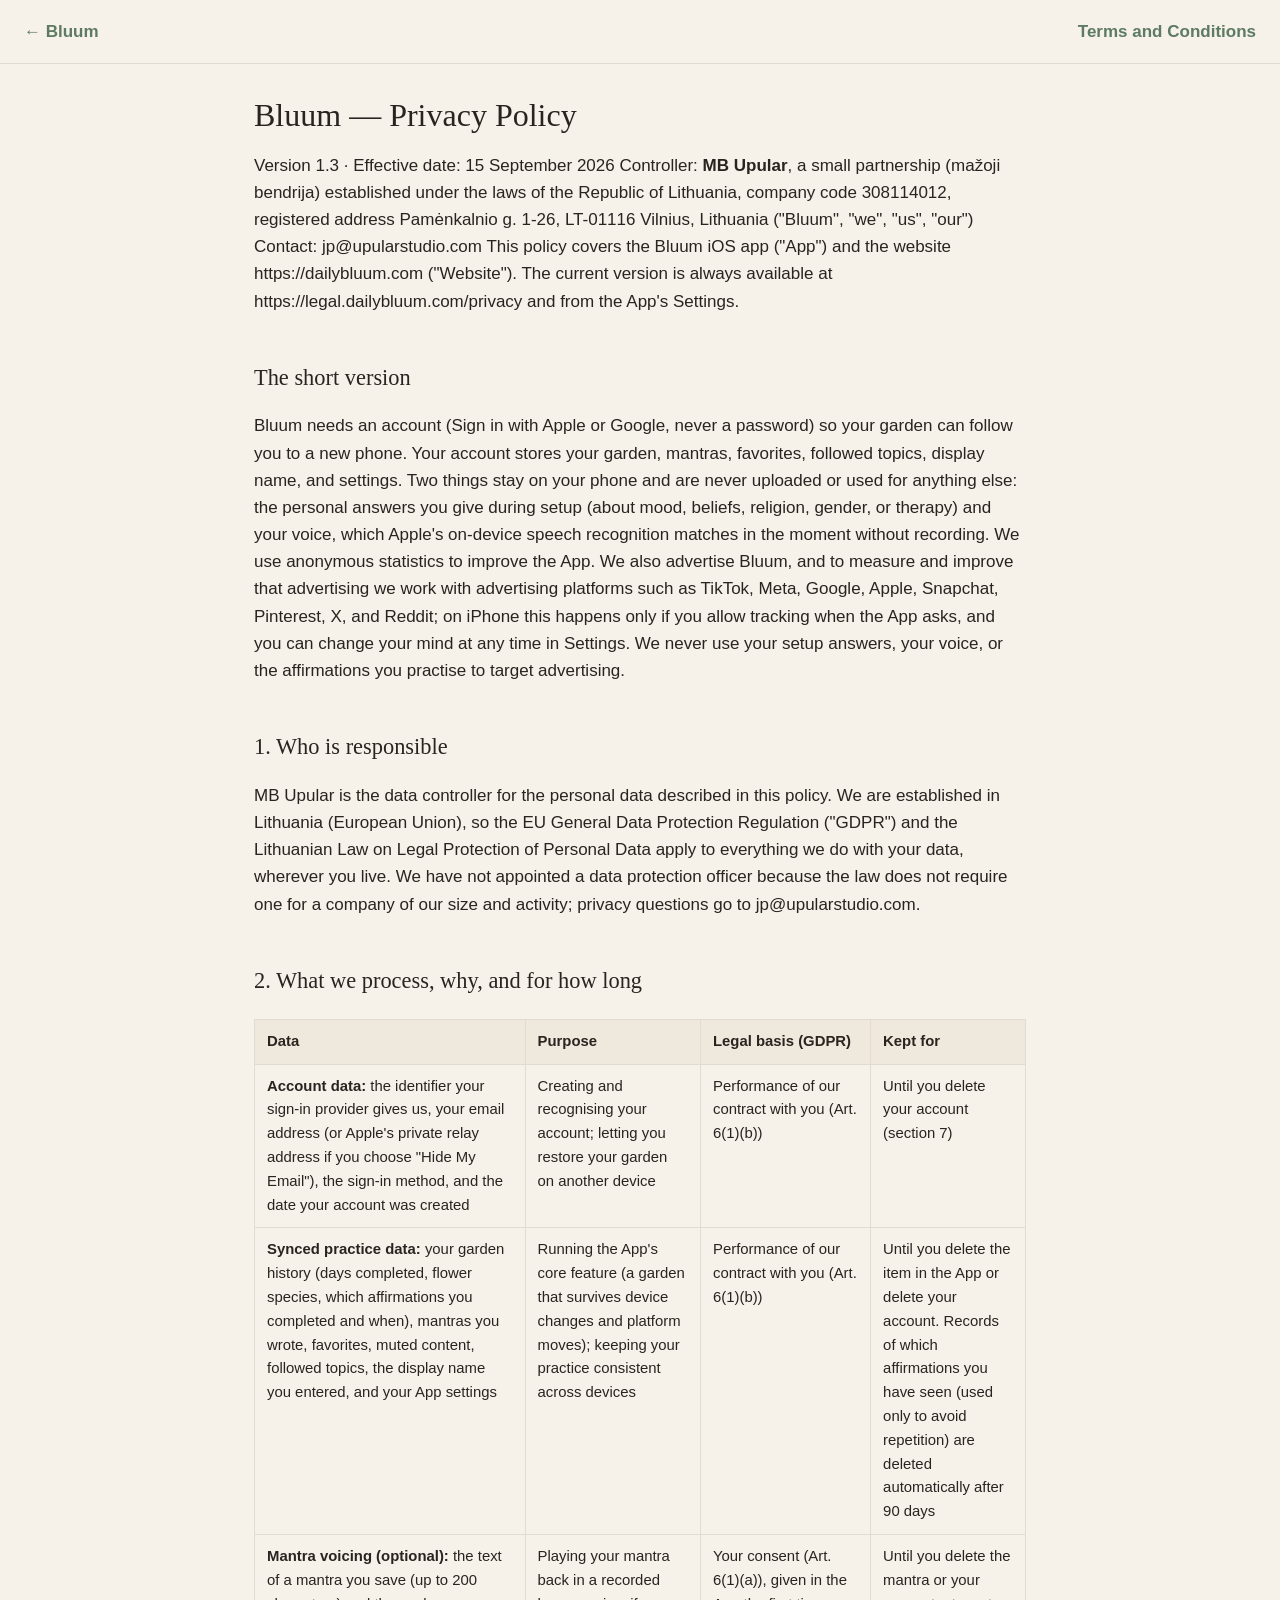
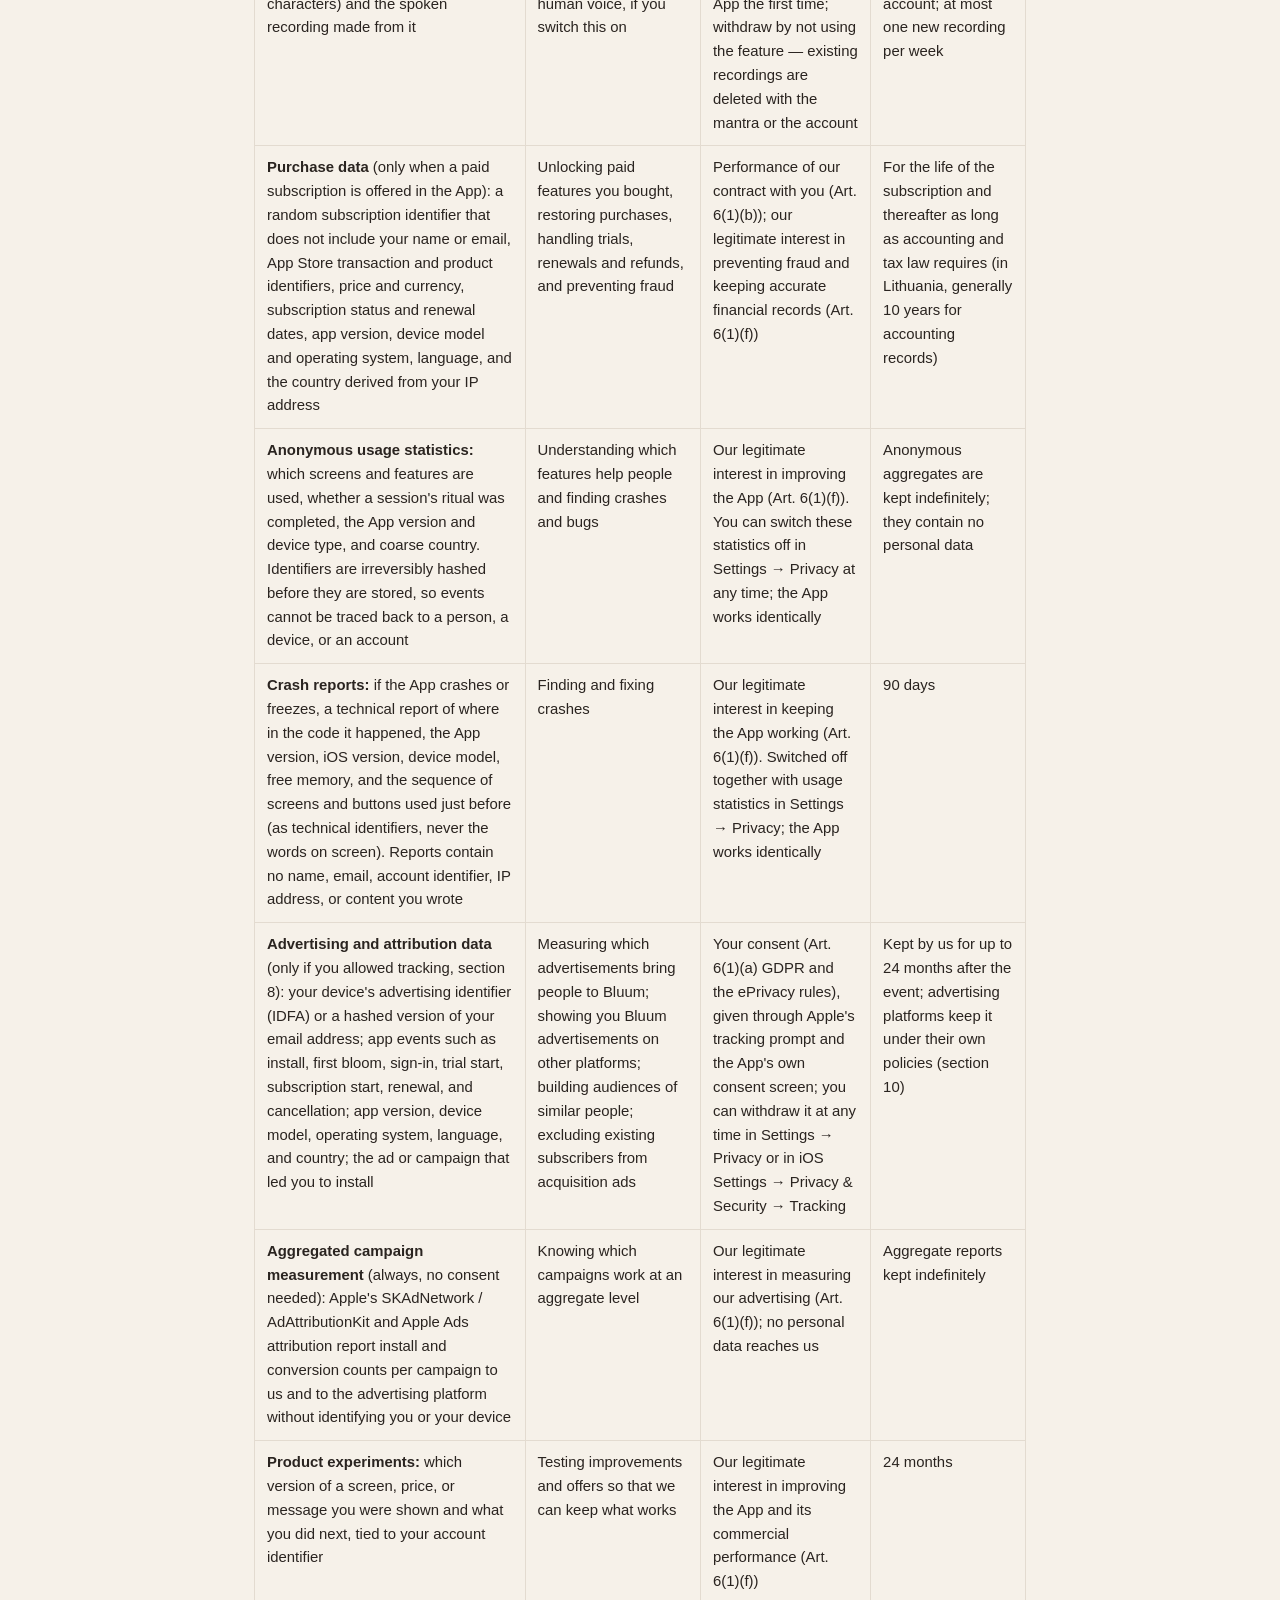
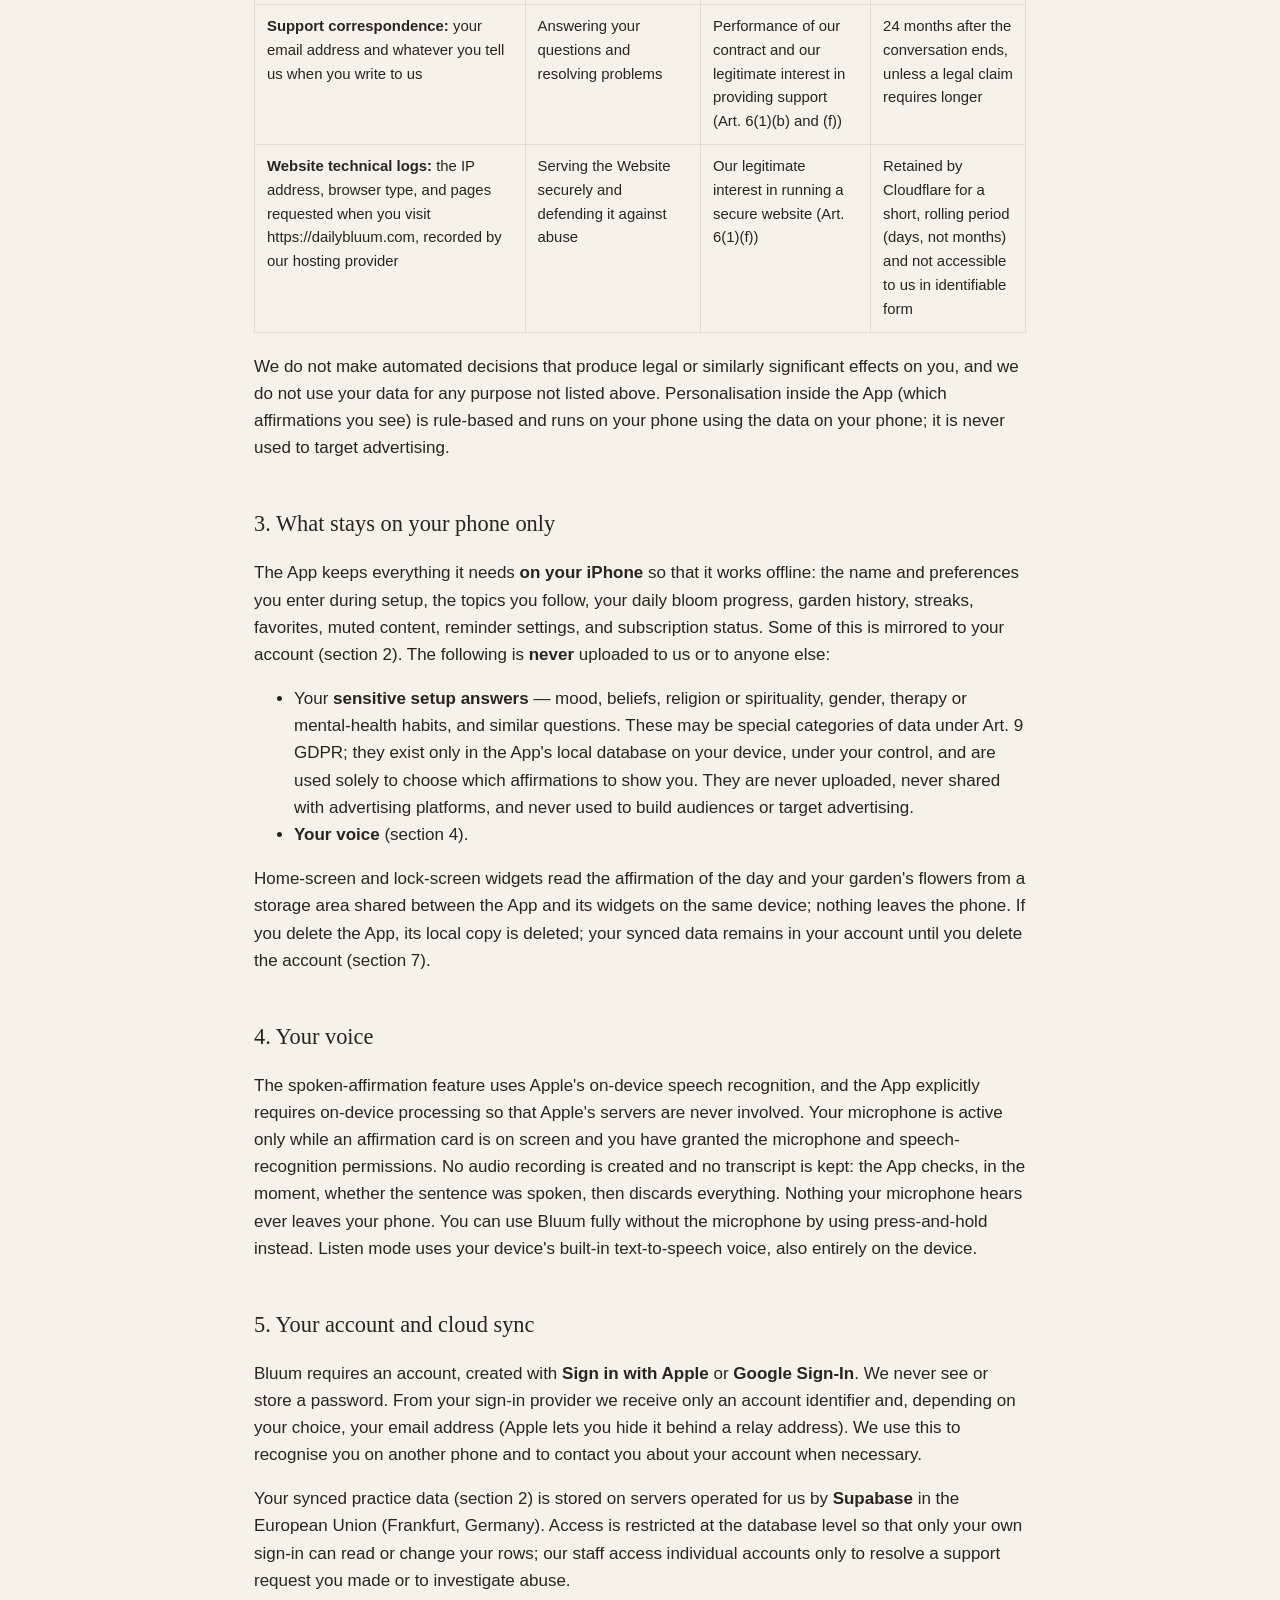
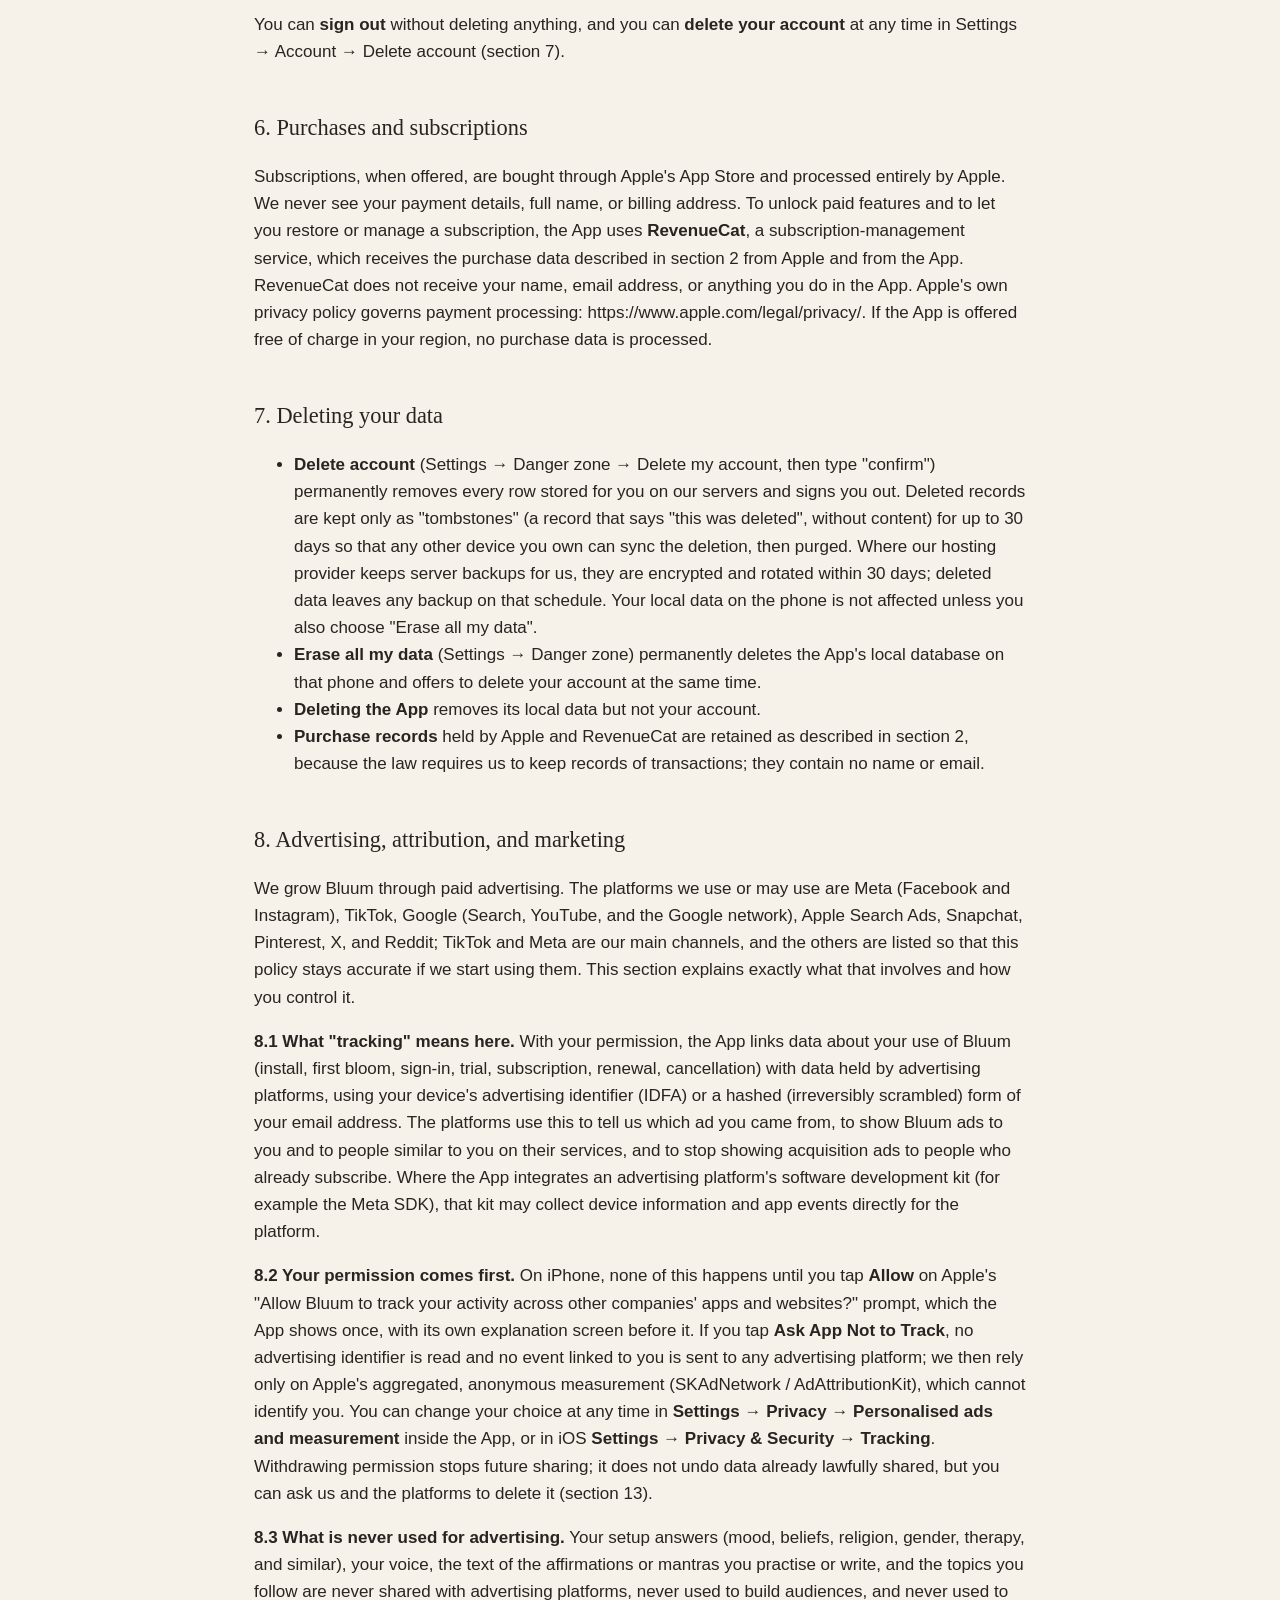
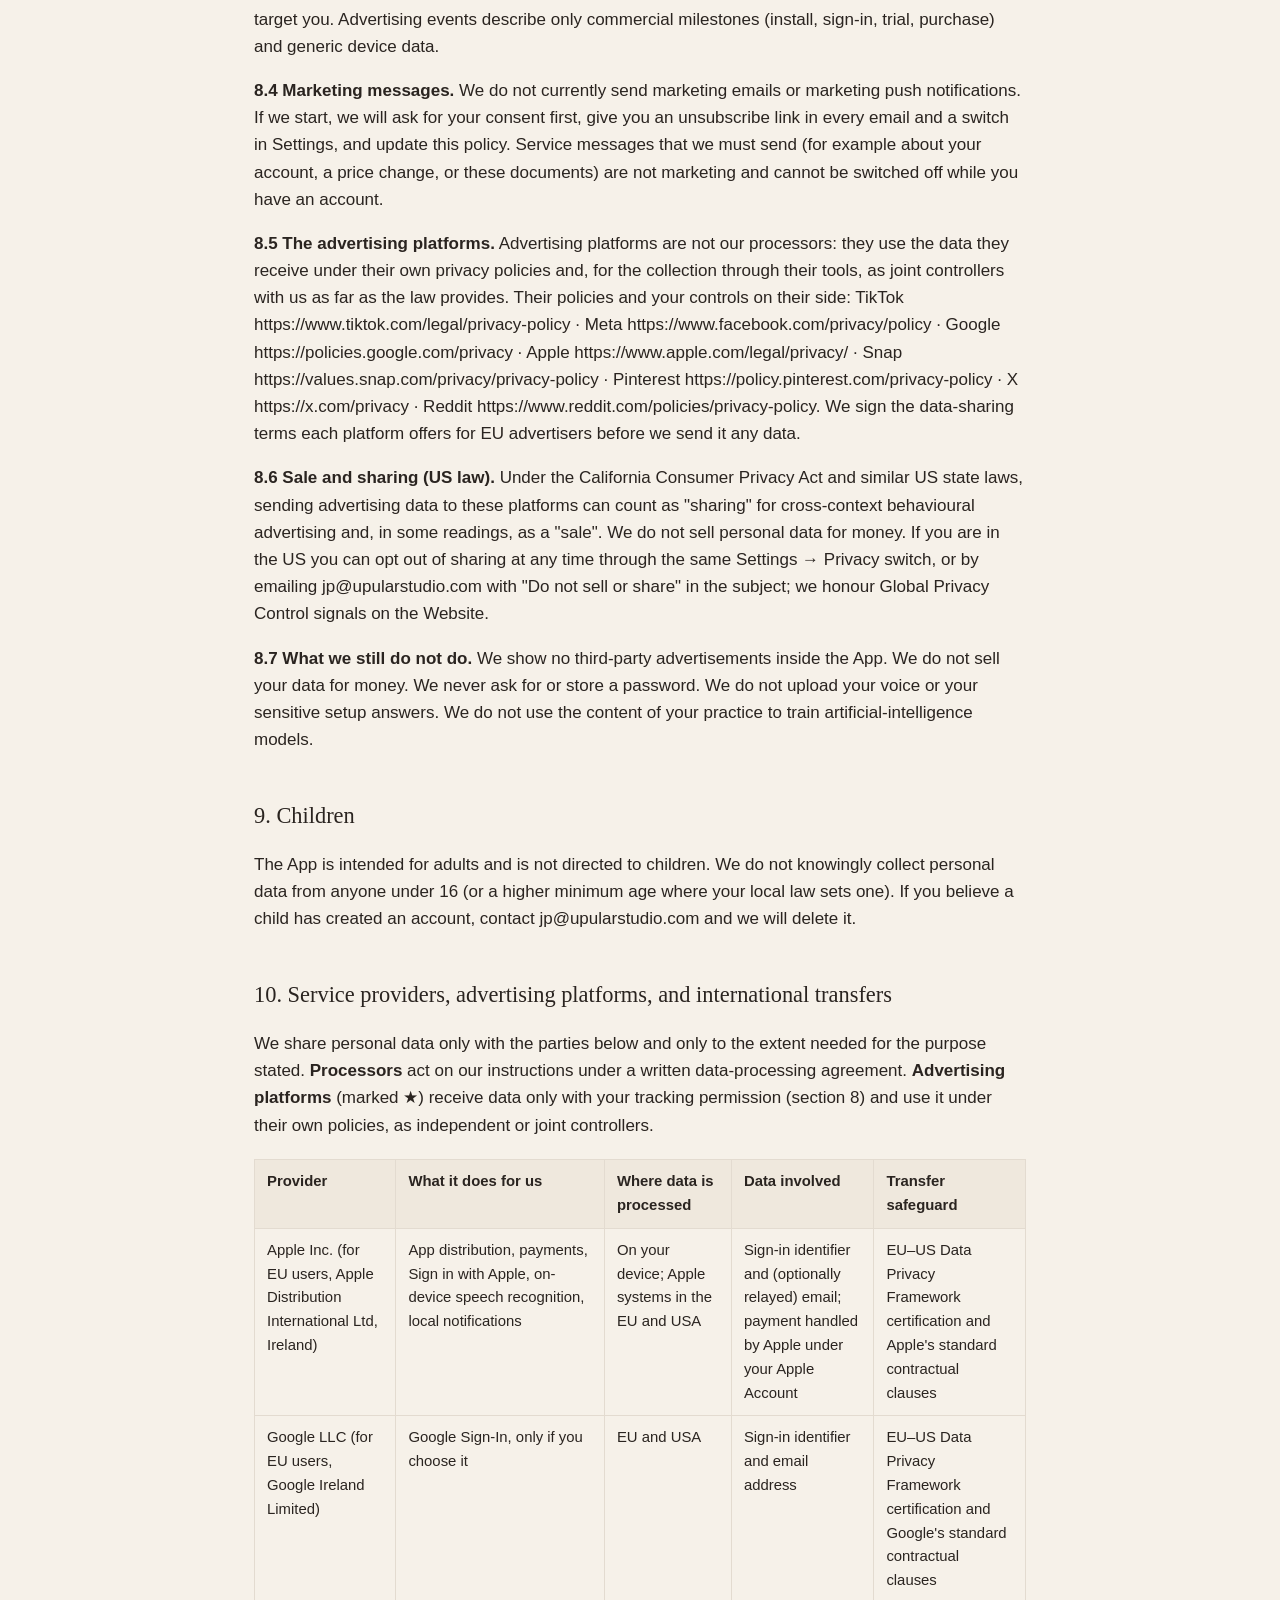
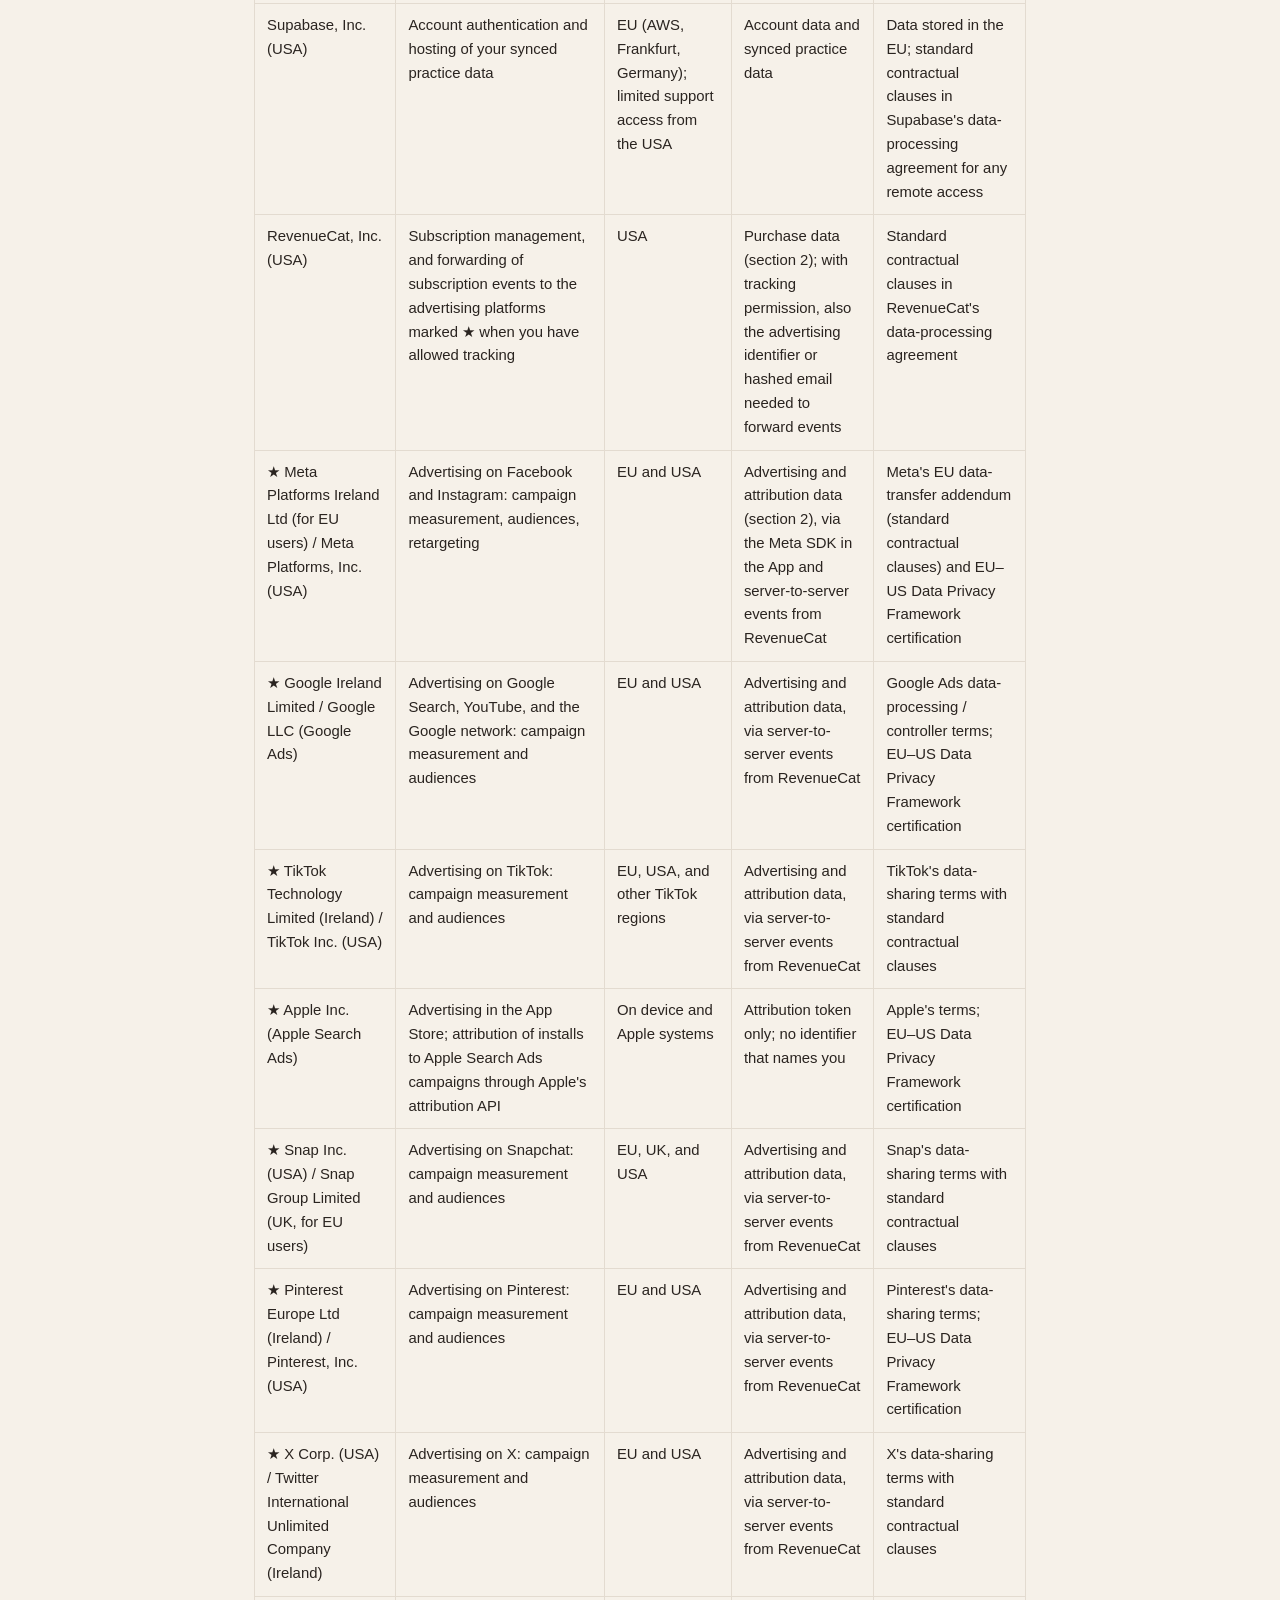
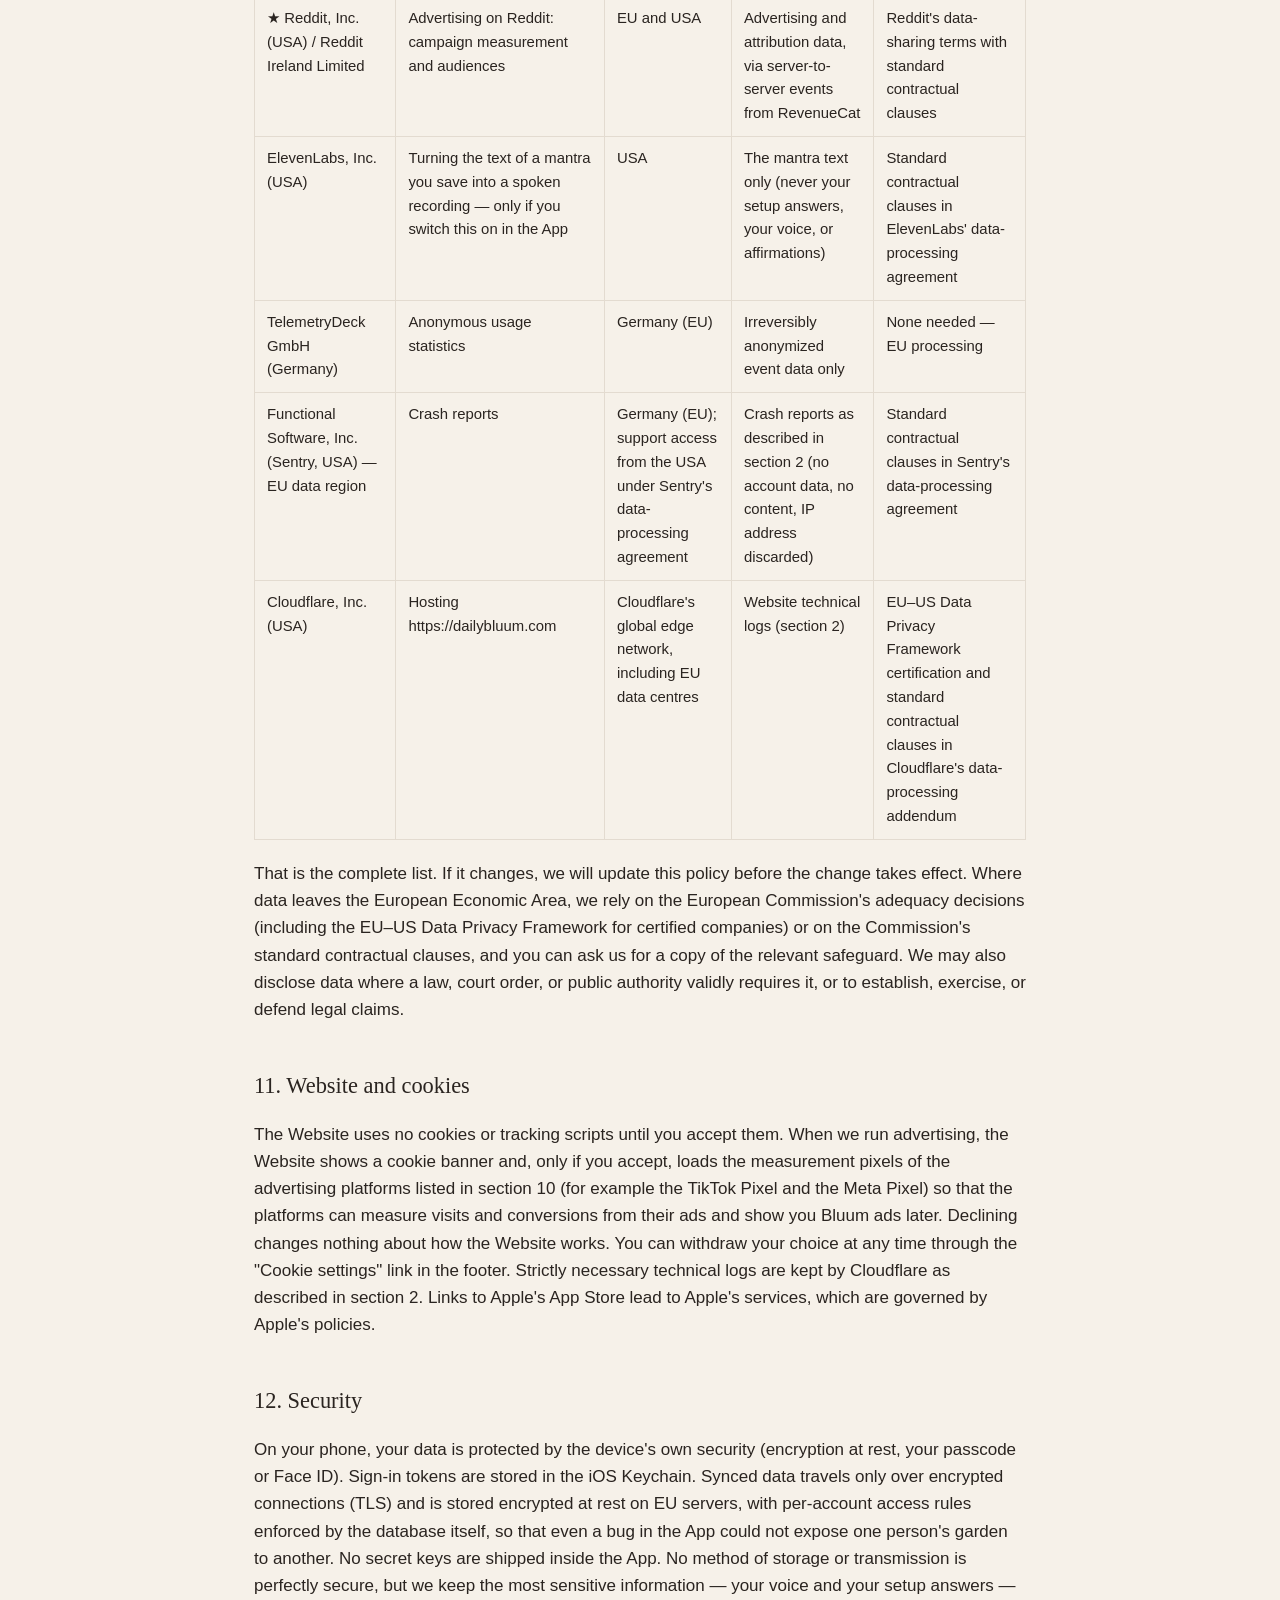
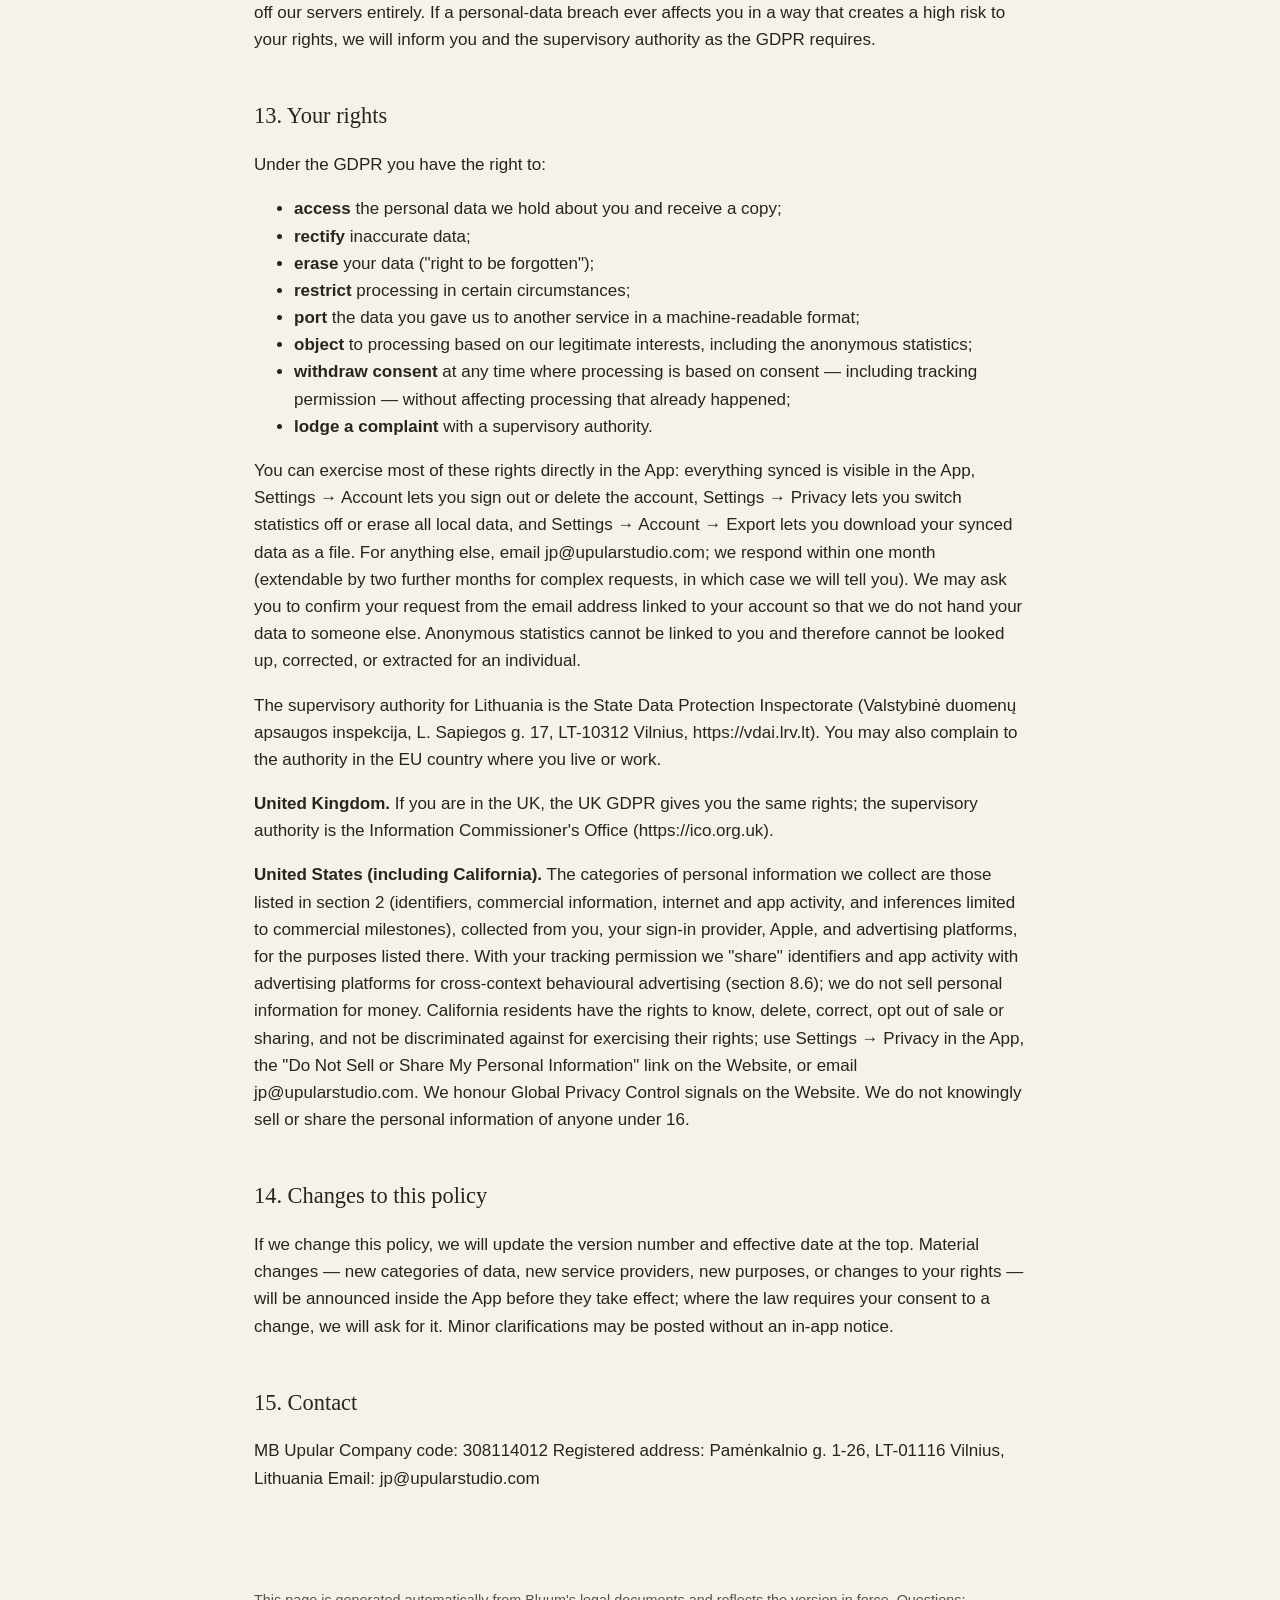
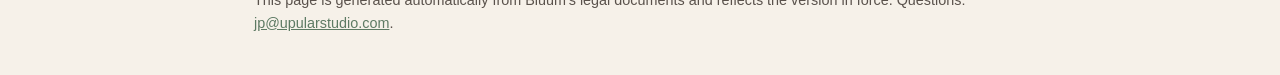
<file: index.html>
<!doctype html>
<html lang="en"><head><meta charset="utf-8"><title>Bluum legal</title>
<meta http-equiv="refresh" content="0; url=/privacy"><link rel="canonical" href="https://legal.dailybluum.com/privacy"></head>
<body><p>Bluum legal documents: <a href="/privacy">Privacy Policy</a> · <a href="/terms">Terms and Conditions</a></p></body></html>
</file>
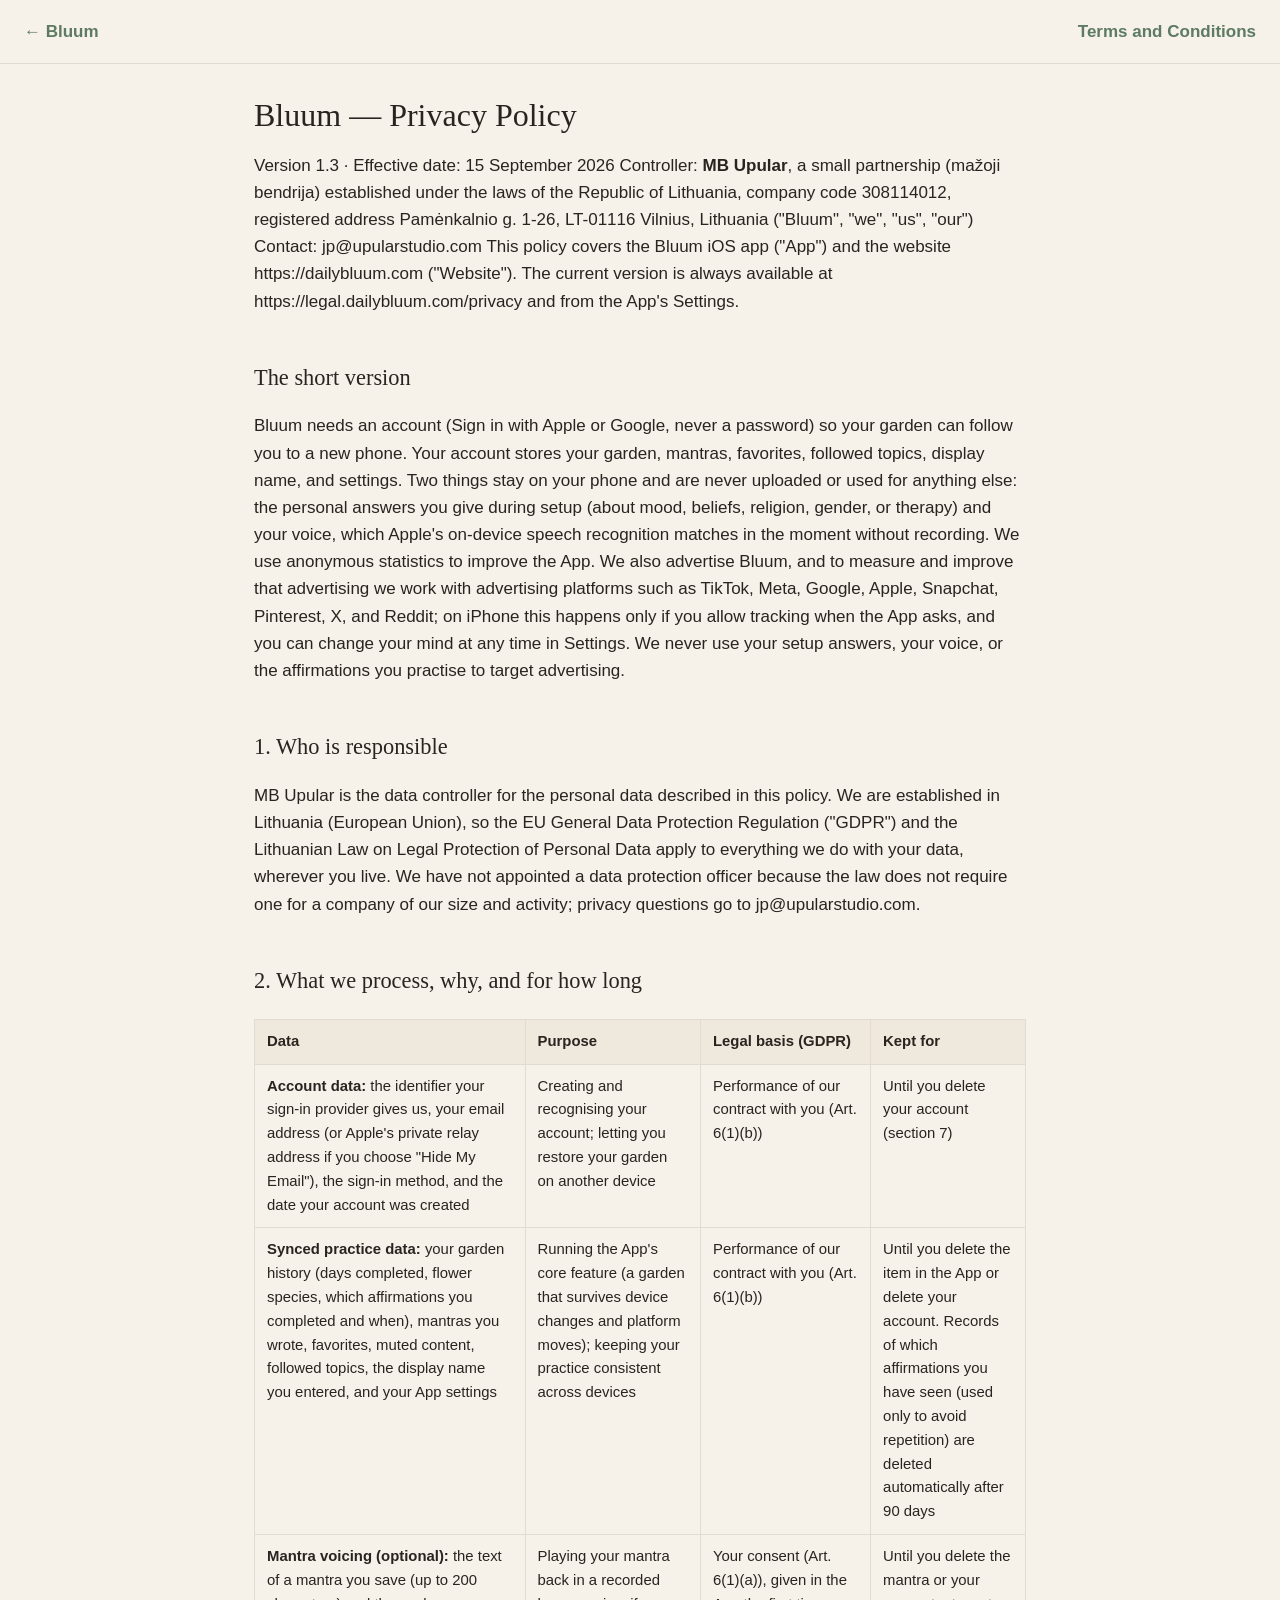
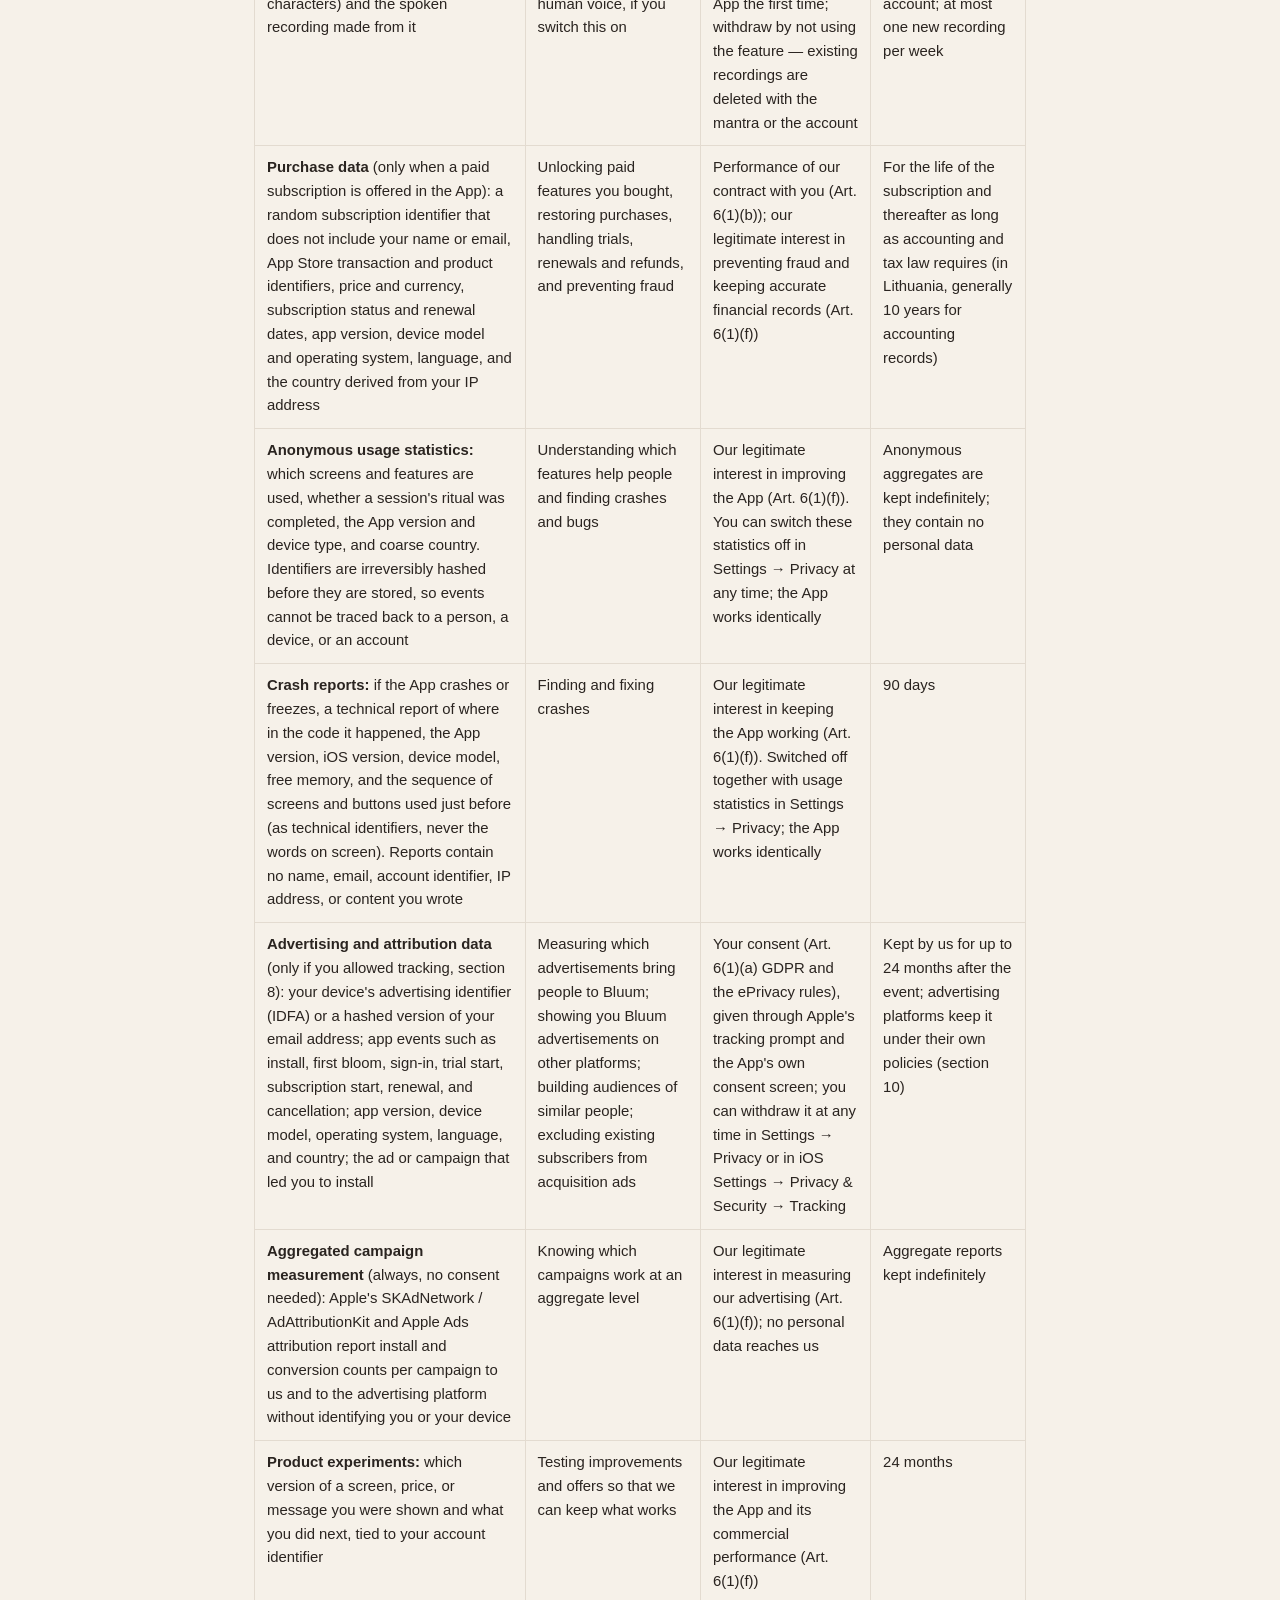
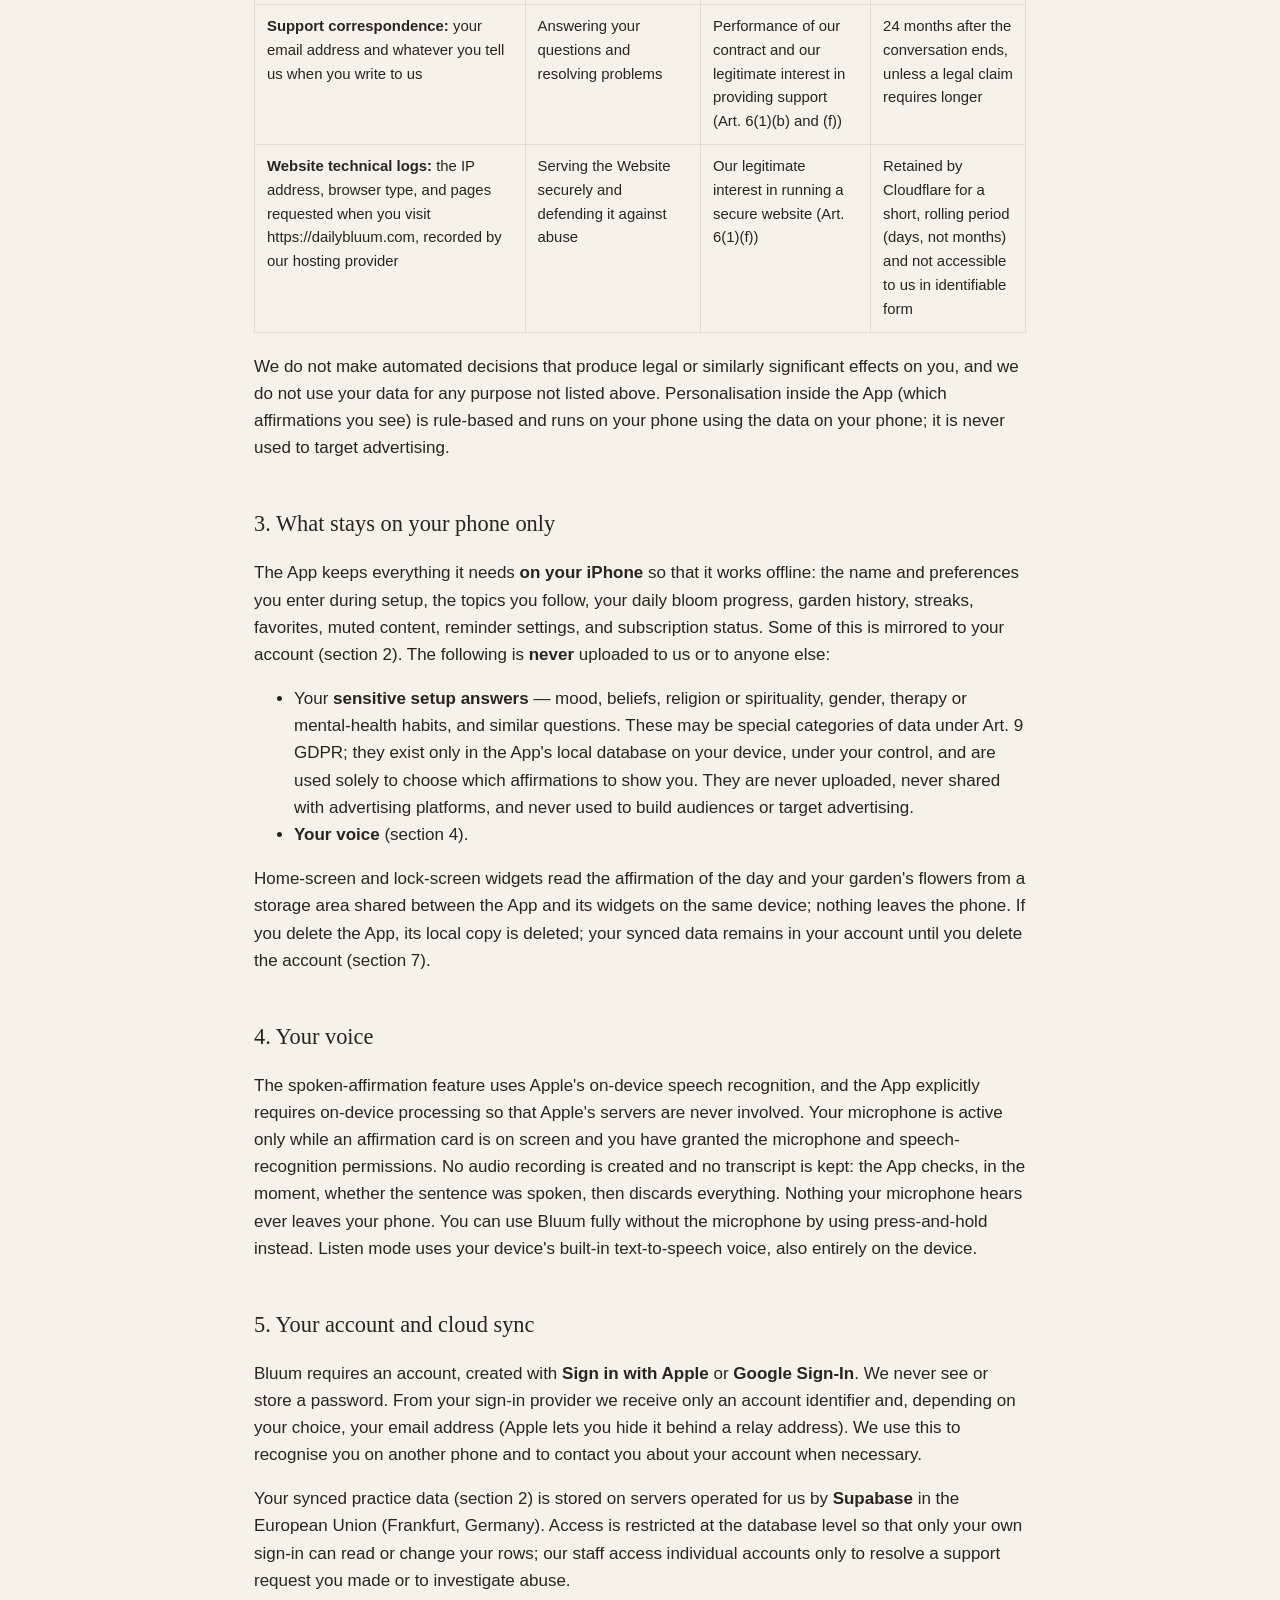
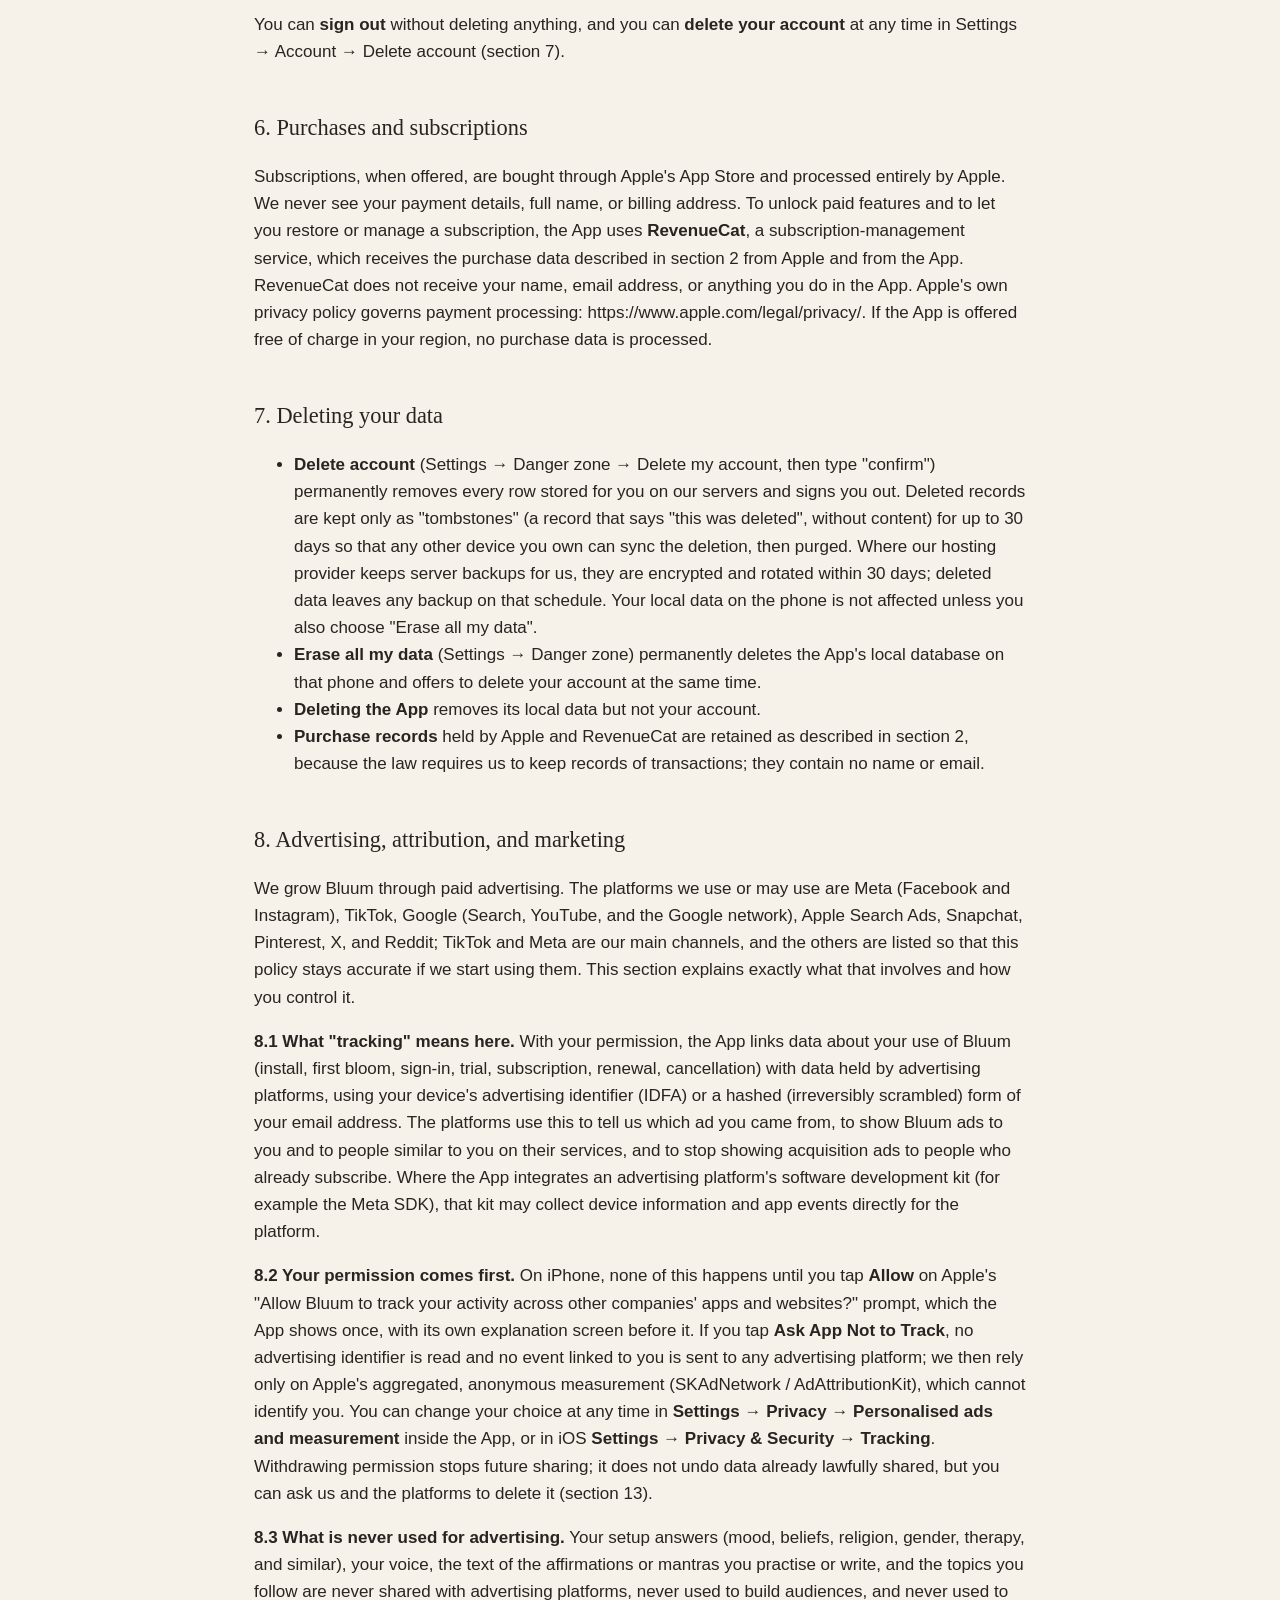
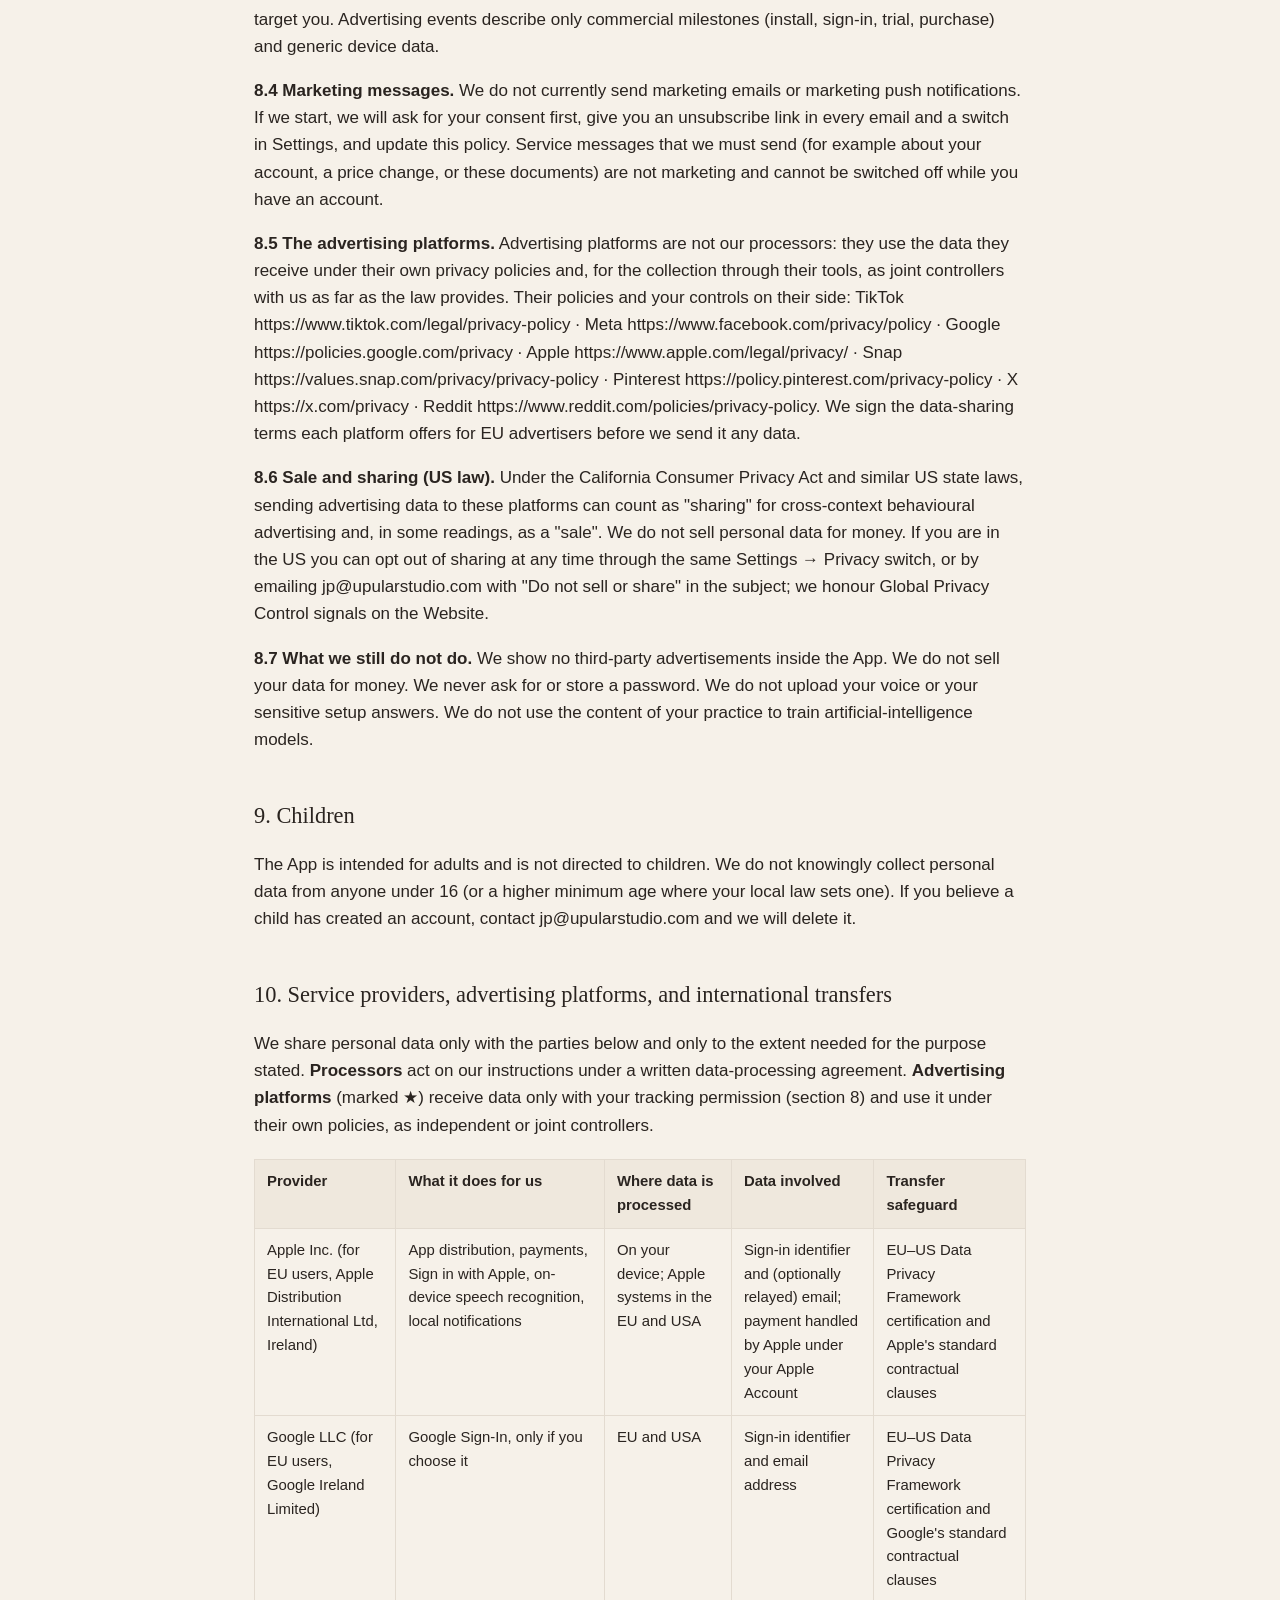
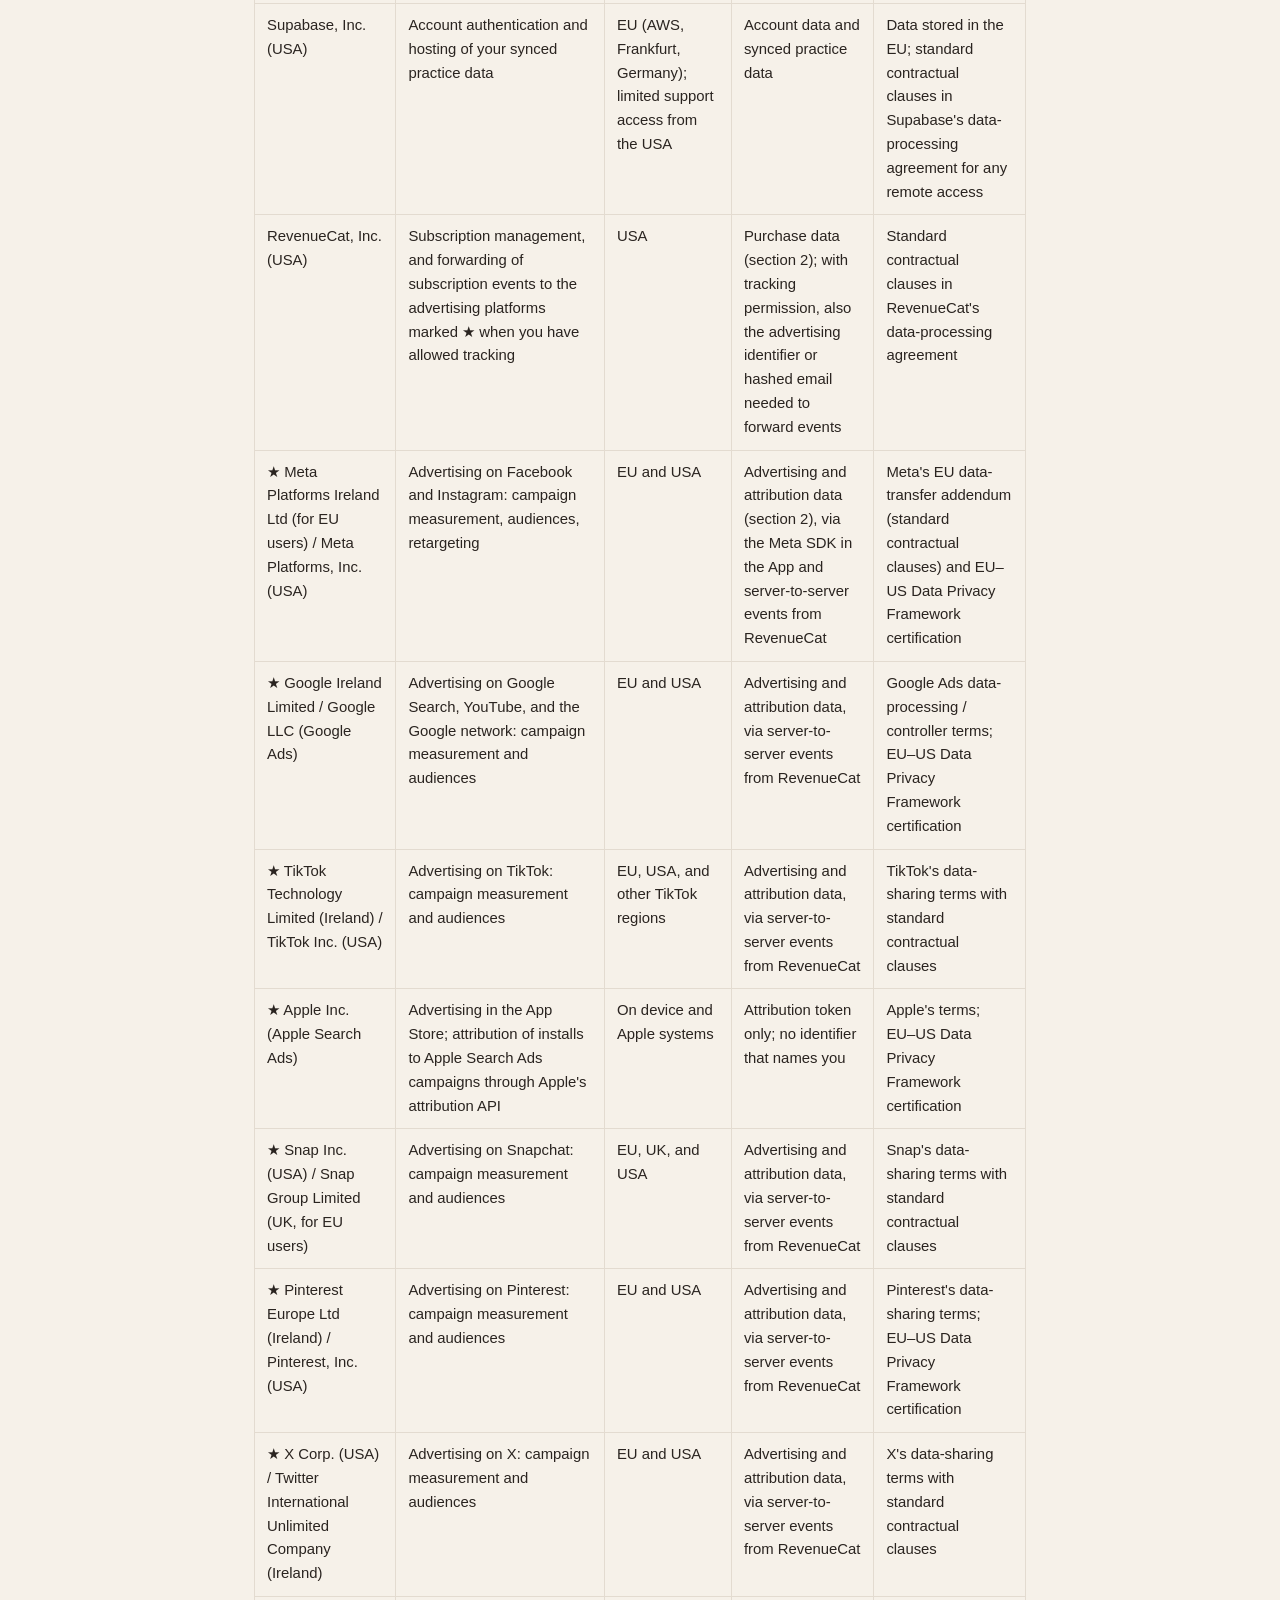
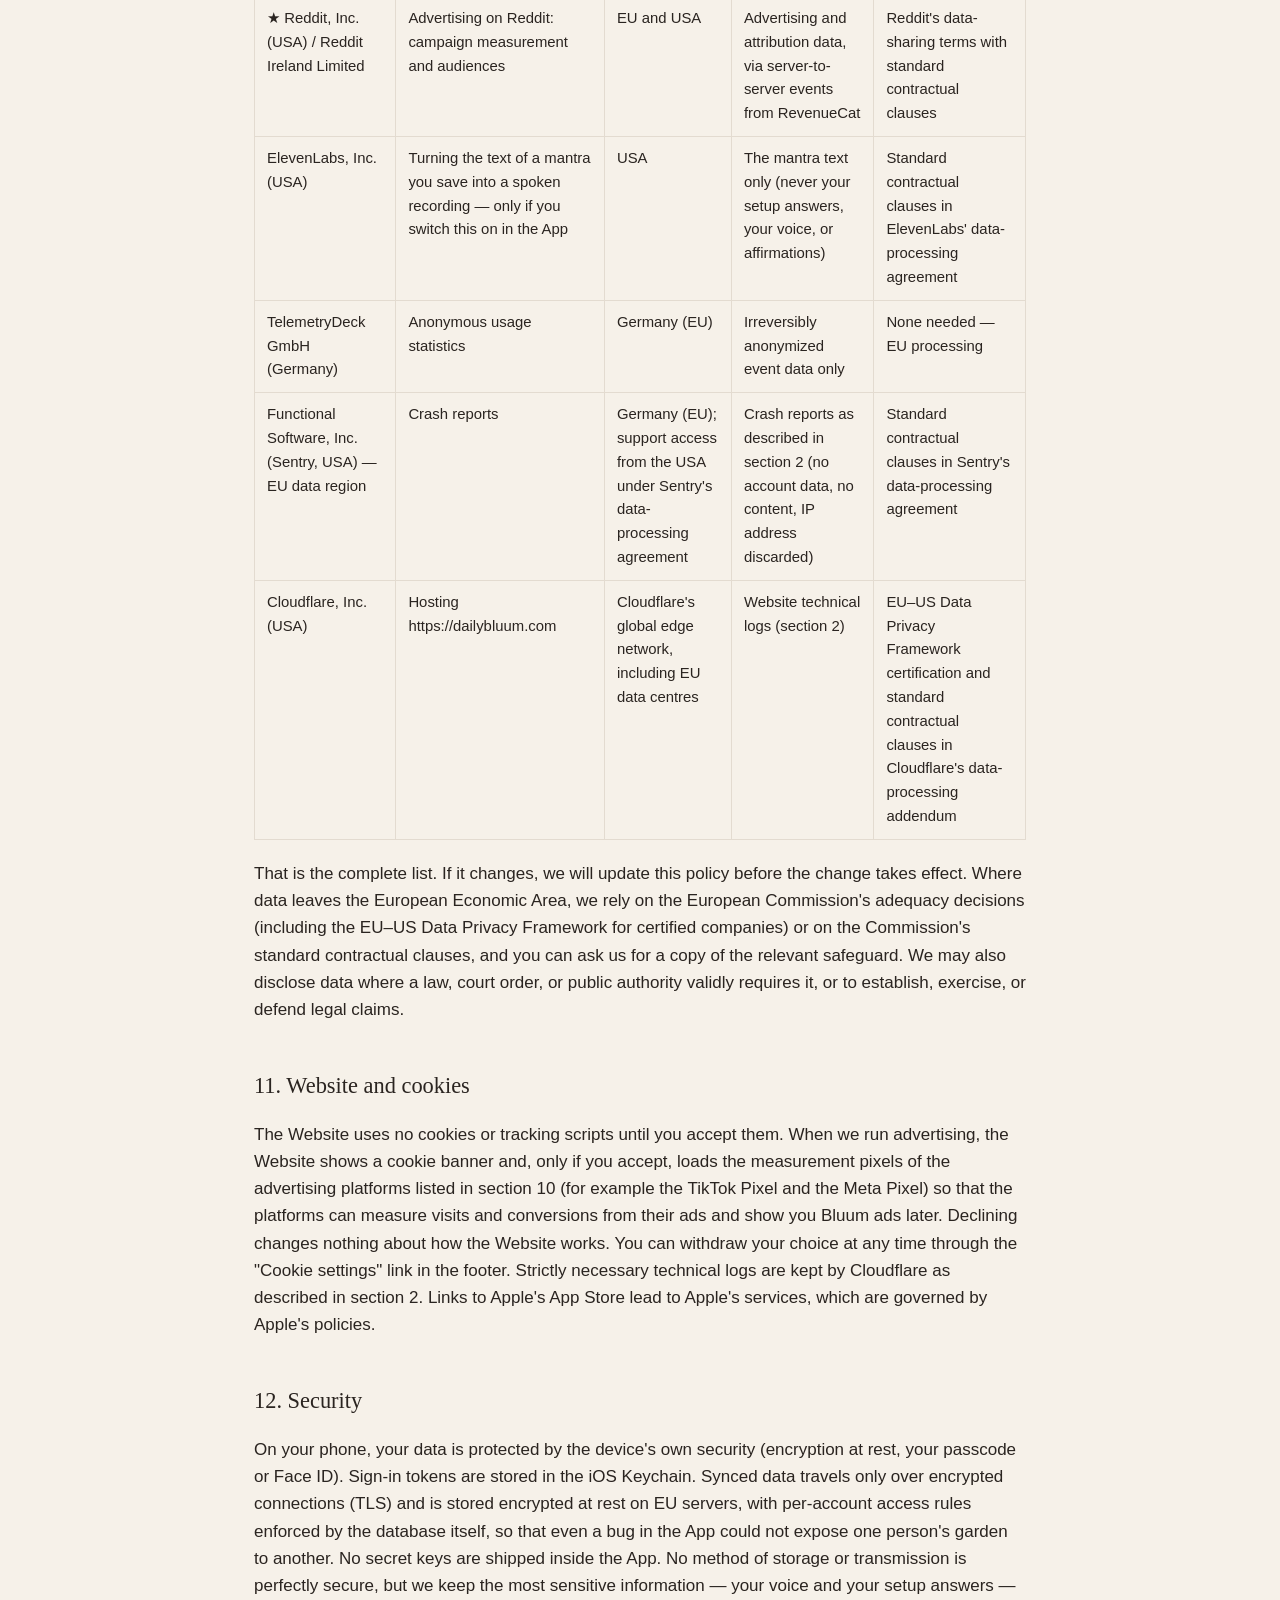
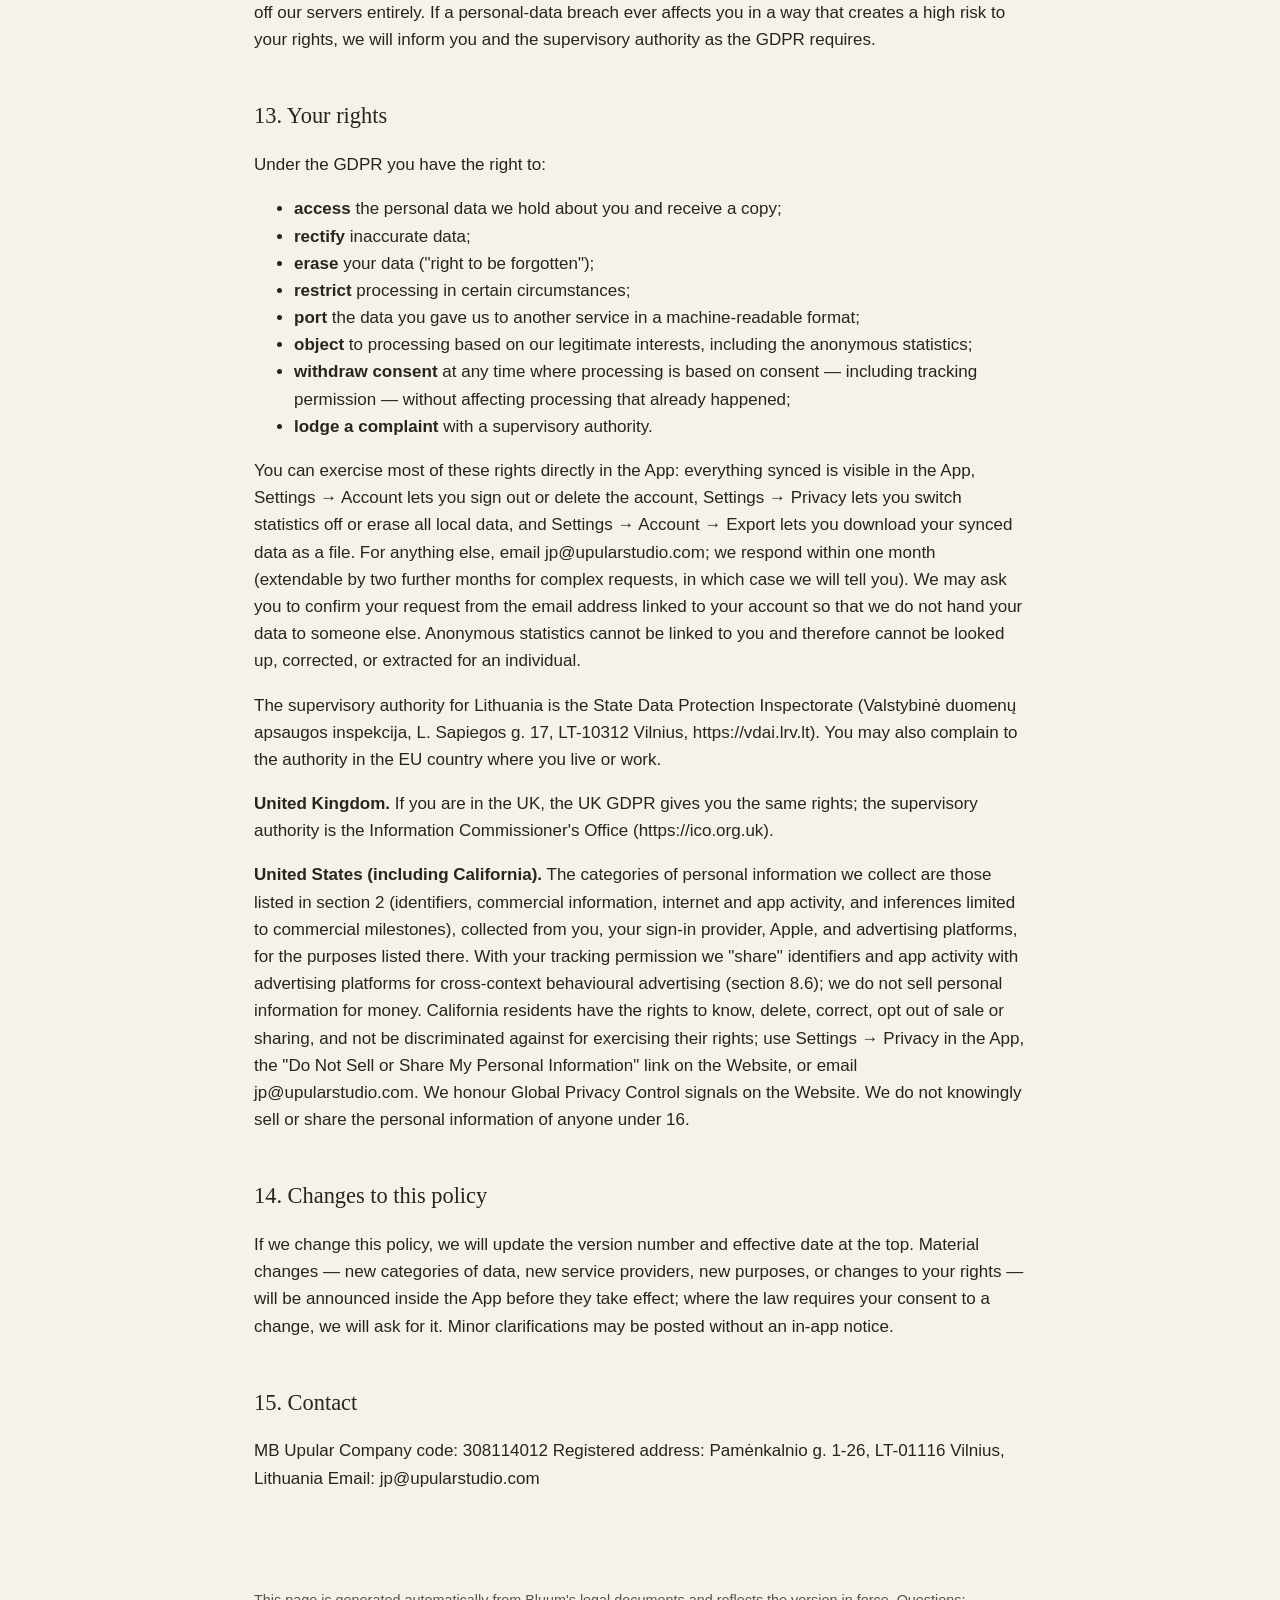
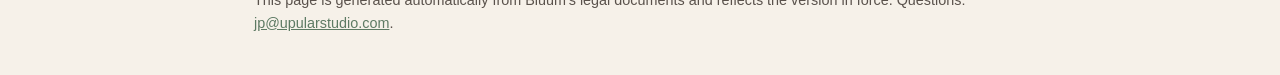
<file: privacy/index.html>
<!doctype html>
<html lang="en">
<head>
  <meta charset="utf-8">
  <meta name="viewport" content="width=device-width, initial-scale=1">
  <title>Privacy Policy · Bluum</title>
  <meta name="description" content="How Bluum handles your data.">
  <link rel="canonical" href="https://legal.dailybluum.com/privacy">
  <link rel="stylesheet" href="/styles.css">
</head>
<body>
  <header><a href="https://dailybluum.com">← Bluum</a><a href="/terms">Terms and Conditions</a></header>
  <main><article><h1>Bluum — Privacy Policy</h1>
<p>Version 1.3 · Effective date: 15 September 2026 Controller: <strong>MB Upular</strong>, a small partnership (mažoji bendrija) established under the laws of the Republic of Lithuania, company code 308114012, registered address Pamėnkalnio g. 1-26, LT-01116 Vilnius, Lithuania ("Bluum", "we", "us", "our") Contact: jp@upularstudio.com This policy covers the Bluum iOS app ("App") and the website https://dailybluum.com ("Website"). The current version is always available at https://legal.dailybluum.com/privacy and from the App's Settings.</p>
<h2>The short version</h2>
<p>Bluum needs an account (Sign in with Apple or Google, never a password) so your garden can follow you to a new phone. Your account stores your garden, mantras, favorites, followed topics, display name, and settings. Two things stay on your phone and are never uploaded or used for anything else: the personal answers you give during setup (about mood, beliefs, religion, gender, or therapy) and your voice, which Apple's on-device speech recognition matches in the moment without recording. We use anonymous statistics to improve the App. We also advertise Bluum, and to measure and improve that advertising we work with advertising platforms such as TikTok, Meta, Google, Apple, Snapchat, Pinterest, X, and Reddit; on iPhone this happens only if you allow tracking when the App asks, and you can change your mind at any time in Settings. We never use your setup answers, your voice, or the affirmations you practise to target advertising.</p>
<h2>1. Who is responsible</h2>
<p>MB Upular is the data controller for the personal data described in this policy. We are established in Lithuania (European Union), so the EU General Data Protection Regulation ("GDPR") and the Lithuanian Law on Legal Protection of Personal Data apply to everything we do with your data, wherever you live. We have not appointed a data protection officer because the law does not require one for a company of our size and activity; privacy questions go to jp@upularstudio.com.</p>
<h2>2. What we process, why, and for how long</h2>
<div class="legal-table-wrap"><table><thead><tr>
<th>Data</th>
<th>Purpose</th>
<th>Legal basis (GDPR)</th>
<th>Kept for</th>
</tr></thead><tbody>
<tr>
<td><strong>Account data:</strong> the identifier your sign-in provider gives us, your email address (or Apple's private relay address if you choose "Hide My Email"), the sign-in method, and the date your account was created</td>
<td>Creating and recognising your account; letting you restore your garden on another device</td>
<td>Performance of our contract with you (Art. 6(1)(b))</td>
<td>Until you delete your account (section 7)</td>
</tr>
<tr>
<td><strong>Synced practice data:</strong> your garden history (days completed, flower species, which affirmations you completed and when), mantras you wrote, favorites, muted content, followed topics, the display name you entered, and your App settings</td>
<td>Running the App's core feature (a garden that survives device changes and platform moves); keeping your practice consistent across devices</td>
<td>Performance of our contract with you (Art. 6(1)(b))</td>
<td>Until you delete the item in the App or delete your account. Records of which affirmations you have seen (used only to avoid repetition) are deleted automatically after 90 days</td>
</tr>
<tr>
<td><strong>Mantra voicing (optional):</strong> the text of a mantra you save (up to 200 characters) and the spoken recording made from it</td>
<td>Playing your mantra back in a recorded human voice, if you switch this on</td>
<td>Your consent (Art. 6(1)(a)), given in the App the first time; withdraw by not using the feature — existing recordings are deleted with the mantra or the account</td>
<td>Until you delete the mantra or your account; at most one new recording per week</td>
</tr>
<tr>
<td><strong>Purchase data</strong> (only when a paid subscription is offered in the App): a random subscription identifier that does not include your name or email, App Store transaction and product identifiers, price and currency, subscription status and renewal dates, app version, device model and operating system, language, and the country derived from your IP address</td>
<td>Unlocking paid features you bought, restoring purchases, handling trials, renewals and refunds, and preventing fraud</td>
<td>Performance of our contract with you (Art. 6(1)(b)); our legitimate interest in preventing fraud and keeping accurate financial records (Art. 6(1)(f))</td>
<td>For the life of the subscription and thereafter as long as accounting and tax law requires (in Lithuania, generally 10 years for accounting records)</td>
</tr>
<tr>
<td><strong>Anonymous usage statistics:</strong> which screens and features are used, whether a session's ritual was completed, the App version and device type, and coarse country. Identifiers are irreversibly hashed before they are stored, so events cannot be traced back to a person, a device, or an account</td>
<td>Understanding which features help people and finding crashes and bugs</td>
<td>Our legitimate interest in improving the App (Art. 6(1)(f)). You can switch these statistics off in Settings → Privacy at any time; the App works identically</td>
<td>Anonymous aggregates are kept indefinitely; they contain no personal data</td>
</tr>
<tr>
<td><strong>Crash reports:</strong> if the App crashes or freezes, a technical report of where in the code it happened, the App version, iOS version, device model, free memory, and the sequence of screens and buttons used just before (as technical identifiers, never the words on screen). Reports contain no name, email, account identifier, IP address, or content you wrote</td>
<td>Finding and fixing crashes</td>
<td>Our legitimate interest in keeping the App working (Art. 6(1)(f)). Switched off together with usage statistics in Settings → Privacy; the App works identically</td>
<td>90 days</td>
</tr>
<tr>
<td><strong>Advertising and attribution data</strong> (only if you allowed tracking, section 8): your device's advertising identifier (IDFA) or a hashed version of your email address; app events such as install, first bloom, sign-in, trial start, subscription start, renewal, and cancellation; app version, device model, operating system, language, and country; the ad or campaign that led you to install</td>
<td>Measuring which advertisements bring people to Bluum; showing you Bluum advertisements on other platforms; building audiences of similar people; excluding existing subscribers from acquisition ads</td>
<td>Your consent (Art. 6(1)(a) GDPR and the ePrivacy rules), given through Apple's tracking prompt and the App's own consent screen; you can withdraw it at any time in Settings → Privacy or in iOS Settings → Privacy &amp; Security → Tracking</td>
<td>Kept by us for up to 24 months after the event; advertising platforms keep it under their own policies (section 10)</td>
</tr>
<tr>
<td><strong>Aggregated campaign measurement</strong> (always, no consent needed): Apple's SKAdNetwork / AdAttributionKit and Apple Ads attribution report install and conversion counts per campaign to us and to the advertising platform without identifying you or your device</td>
<td>Knowing which campaigns work at an aggregate level</td>
<td>Our legitimate interest in measuring our advertising (Art. 6(1)(f)); no personal data reaches us</td>
<td>Aggregate reports kept indefinitely</td>
</tr>
<tr>
<td><strong>Product experiments:</strong> which version of a screen, price, or message you were shown and what you did next, tied to your account identifier</td>
<td>Testing improvements and offers so that we can keep what works</td>
<td>Our legitimate interest in improving the App and its commercial performance (Art. 6(1)(f))</td>
<td>24 months</td>
</tr>
<tr>
<td><strong>Support correspondence:</strong> your email address and whatever you tell us when you write to us</td>
<td>Answering your questions and resolving problems</td>
<td>Performance of our contract and our legitimate interest in providing support (Art. 6(1)(b) and (f))</td>
<td>24 months after the conversation ends, unless a legal claim requires longer</td>
</tr>
<tr>
<td><strong>Website technical logs:</strong> the IP address, browser type, and pages requested when you visit https://dailybluum.com, recorded by our hosting provider</td>
<td>Serving the Website securely and defending it against abuse</td>
<td>Our legitimate interest in running a secure website (Art. 6(1)(f))</td>
<td>Retained by Cloudflare for a short, rolling period (days, not months) and not accessible to us in identifiable form</td>
</tr>
</tbody></table></div>
<p>We do not make automated decisions that produce legal or similarly significant effects on you, and we do not use your data for any purpose not listed above. Personalisation inside the App (which affirmations you see) is rule-based and runs on your phone using the data on your phone; it is never used to target advertising.</p>
<h2>3. What stays on your phone only</h2>
<p>The App keeps everything it needs <strong>on your iPhone</strong> so that it works offline: the name and preferences you enter during setup, the topics you follow, your daily bloom progress, garden history, streaks, favorites, muted content, reminder settings, and subscription status. Some of this is mirrored to your account (section 2). The following is <strong>never</strong> uploaded to us or to anyone else:</p>
<ul>
<li>Your <strong>sensitive setup answers</strong> — mood, beliefs, religion or spirituality, gender, therapy or mental-health habits, and similar questions. These may be special categories of data under Art. 9 GDPR; they exist only in the App's local database on your device, under your control, and are used solely to choose which affirmations to show you. They are never uploaded, never shared with advertising platforms, and never used to build audiences or target advertising.</li>
<li><strong>Your voice</strong> (section 4).</li>
</ul>
<p>Home-screen and lock-screen widgets read the affirmation of the day and your garden's flowers from a storage area shared between the App and its widgets on the same device; nothing leaves the phone. If you delete the App, its local copy is deleted; your synced data remains in your account until you delete the account (section 7).</p>
<h2>4. Your voice</h2>
<p>The spoken-affirmation feature uses Apple's on-device speech recognition, and the App explicitly requires on-device processing so that Apple's servers are never involved. Your microphone is active only while an affirmation card is on screen and you have granted the microphone and speech-recognition permissions. No audio recording is created and no transcript is kept: the App checks, in the moment, whether the sentence was spoken, then discards everything. Nothing your microphone hears ever leaves your phone. You can use Bluum fully without the microphone by using press-and-hold instead. Listen mode uses your device's built-in text-to-speech voice, also entirely on the device.</p>
<h2>5. Your account and cloud sync</h2>
<p>Bluum requires an account, created with <strong>Sign in with Apple</strong> or <strong>Google Sign-In</strong>. We never see or store a password. From your sign-in provider we receive only an account identifier and, depending on your choice, your email address (Apple lets you hide it behind a relay address). We use this to recognise you on another phone and to contact you about your account when necessary.</p>
<p>Your synced practice data (section 2) is stored on servers operated for us by <strong>Supabase</strong> in the European Union (Frankfurt, Germany). Access is restricted at the database level so that only your own sign-in can read or change your rows; our staff access individual accounts only to resolve a support request you made or to investigate abuse.</p>
<p>You can <strong>sign out</strong> without deleting anything, and you can <strong>delete your account</strong> at any time in Settings → Account → Delete account (section 7).</p>
<h2>6. Purchases and subscriptions</h2>
<p>Subscriptions, when offered, are bought through Apple's App Store and processed entirely by Apple. We never see your payment details, full name, or billing address. To unlock paid features and to let you restore or manage a subscription, the App uses <strong>RevenueCat</strong>, a subscription-management service, which receives the purchase data described in section 2 from Apple and from the App. RevenueCat does not receive your name, email address, or anything you do in the App. Apple's own privacy policy governs payment processing: https://www.apple.com/legal/privacy/. If the App is offered free of charge in your region, no purchase data is processed.</p>
<h2>7. Deleting your data</h2>
<ul>
<li><strong>Delete account</strong> (Settings → Danger zone → Delete my account, then type "confirm") permanently removes every row stored for you on our servers and signs you out. Deleted records are kept only as "tombstones" (a record that says "this was deleted", without content) for up to 30 days so that any other device you own can sync the deletion, then purged. Where our hosting provider keeps server backups for us, they are encrypted and rotated within 30 days; deleted data leaves any backup on that schedule. Your local data on the phone is not affected unless you also choose "Erase all my data".</li>
<li><strong>Erase all my data</strong> (Settings → Danger zone) permanently deletes the App's local database on that phone and offers to delete your account at the same time.</li>
<li><strong>Deleting the App</strong> removes its local data but not your account.</li>
<li><strong>Purchase records</strong> held by Apple and RevenueCat are retained as described in section 2, because the law requires us to keep records of transactions; they contain no name or email.</li>
</ul>
<h2>8. Advertising, attribution, and marketing</h2>
<p>We grow Bluum through paid advertising. The platforms we use or may use are Meta (Facebook and Instagram), TikTok, Google (Search, YouTube, and the Google network), Apple Search Ads, Snapchat, Pinterest, X, and Reddit; TikTok and Meta are our main channels, and the others are listed so that this policy stays accurate if we start using them. This section explains exactly what that involves and how you control it.</p>
<p><strong>8.1 What "tracking" means here.</strong> With your permission, the App links data about your use of Bluum (install, first bloom, sign-in, trial, subscription, renewal, cancellation) with data held by advertising platforms, using your device's advertising identifier (IDFA) or a hashed (irreversibly scrambled) form of your email address. The platforms use this to tell us which ad you came from, to show Bluum ads to you and to people similar to you on their services, and to stop showing acquisition ads to people who already subscribe. Where the App integrates an advertising platform's software development kit (for example the Meta SDK), that kit may collect device information and app events directly for the platform.</p>
<p><strong>8.2 Your permission comes first.</strong> On iPhone, none of this happens until you tap <strong>Allow</strong> on Apple's "Allow Bluum to track your activity across other companies' apps and websites?" prompt, which the App shows once, with its own explanation screen before it. If you tap <strong>Ask App Not to Track</strong>, no advertising identifier is read and no event linked to you is sent to any advertising platform; we then rely only on Apple's aggregated, anonymous measurement (SKAdNetwork / AdAttributionKit), which cannot identify you. You can change your choice at any time in <strong>Settings → Privacy → Personalised ads and measurement</strong> inside the App, or in iOS <strong>Settings → Privacy &amp; Security → Tracking</strong>. Withdrawing permission stops future sharing; it does not undo data already lawfully shared, but you can ask us and the platforms to delete it (section 13).</p>
<p><strong>8.3 What is never used for advertising.</strong> Your setup answers (mood, beliefs, religion, gender, therapy, and similar), your voice, the text of the affirmations or mantras you practise or write, and the topics you follow are never shared with advertising platforms, never used to build audiences, and never used to target you. Advertising events describe only commercial milestones (install, sign-in, trial, purchase) and generic device data.</p>
<p><strong>8.4 Marketing messages.</strong> We do not currently send marketing emails or marketing push notifications. If we start, we will ask for your consent first, give you an unsubscribe link in every email and a switch in Settings, and update this policy. Service messages that we must send (for example about your account, a price change, or these documents) are not marketing and cannot be switched off while you have an account.</p>
<p><strong>8.5 The advertising platforms.</strong> Advertising platforms are not our processors: they use the data they receive under their own privacy policies and, for the collection through their tools, as joint controllers with us as far as the law provides. Their policies and your controls on their side: TikTok https://www.tiktok.com/legal/privacy-policy · Meta https://www.facebook.com/privacy/policy · Google https://policies.google.com/privacy · Apple https://www.apple.com/legal/privacy/ · Snap https://values.snap.com/privacy/privacy-policy · Pinterest https://policy.pinterest.com/privacy-policy · X https://x.com/privacy · Reddit https://www.reddit.com/policies/privacy-policy. We sign the data-sharing terms each platform offers for EU advertisers before we send it any data.</p>
<p><strong>8.6 Sale and sharing (US law).</strong> Under the California Consumer Privacy Act and similar US state laws, sending advertising data to these platforms can count as "sharing" for cross-context behavioural advertising and, in some readings, as a "sale". We do not sell personal data for money. If you are in the US you can opt out of sharing at any time through the same Settings → Privacy switch, or by emailing jp@upularstudio.com with "Do not sell or share" in the subject; we honour Global Privacy Control signals on the Website.</p>
<p><strong>8.7 What we still do not do.</strong> We show no third-party advertisements inside the App. We do not sell your data for money. We never ask for or store a password. We do not upload your voice or your sensitive setup answers. We do not use the content of your practice to train artificial-intelligence models.</p>
<h2>9. Children</h2>
<p>The App is intended for adults and is not directed to children. We do not knowingly collect personal data from anyone under 16 (or a higher minimum age where your local law sets one). If you believe a child has created an account, contact jp@upularstudio.com and we will delete it.</p>
<h2>10. Service providers, advertising platforms, and international transfers</h2>
<p>We share personal data only with the parties below and only to the extent needed for the purpose stated. <strong>Processors</strong> act on our instructions under a written data-processing agreement. <strong>Advertising platforms</strong> (marked ★) receive data only with your tracking permission (section 8) and use it under their own policies, as independent or joint controllers.</p>
<div class="legal-table-wrap"><table><thead><tr>
<th>Provider</th>
<th>What it does for us</th>
<th>Where data is processed</th>
<th>Data involved</th>
<th>Transfer safeguard</th>
</tr></thead><tbody>
<tr>
<td>Apple Inc. (for EU users, Apple Distribution International Ltd, Ireland)</td>
<td>App distribution, payments, Sign in with Apple, on-device speech recognition, local notifications</td>
<td>On your device; Apple systems in the EU and USA</td>
<td>Sign-in identifier and (optionally relayed) email; payment handled by Apple under your Apple Account</td>
<td>EU–US Data Privacy Framework certification and Apple's standard contractual clauses</td>
</tr>
<tr>
<td>Google LLC (for EU users, Google Ireland Limited)</td>
<td>Google Sign-In, only if you choose it</td>
<td>EU and USA</td>
<td>Sign-in identifier and email address</td>
<td>EU–US Data Privacy Framework certification and Google's standard contractual clauses</td>
</tr>
<tr>
<td>Supabase, Inc. (USA)</td>
<td>Account authentication and hosting of your synced practice data</td>
<td>EU (AWS, Frankfurt, Germany); limited support access from the USA</td>
<td>Account data and synced practice data</td>
<td>Data stored in the EU; standard contractual clauses in Supabase's data-processing agreement for any remote access</td>
</tr>
<tr>
<td>RevenueCat, Inc. (USA)</td>
<td>Subscription management, and forwarding of subscription events to the advertising platforms marked ★ when you have allowed tracking</td>
<td>USA</td>
<td>Purchase data (section 2); with tracking permission, also the advertising identifier or hashed email needed to forward events</td>
<td>Standard contractual clauses in RevenueCat's data-processing agreement</td>
</tr>
<tr>
<td>★ Meta Platforms Ireland Ltd (for EU users) / Meta Platforms, Inc. (USA)</td>
<td>Advertising on Facebook and Instagram: campaign measurement, audiences, retargeting</td>
<td>EU and USA</td>
<td>Advertising and attribution data (section 2), via the Meta SDK in the App and server-to-server events from RevenueCat</td>
<td>Meta's EU data-transfer addendum (standard contractual clauses) and EU–US Data Privacy Framework certification</td>
</tr>
<tr>
<td>★ Google Ireland Limited / Google LLC (Google Ads)</td>
<td>Advertising on Google Search, YouTube, and the Google network: campaign measurement and audiences</td>
<td>EU and USA</td>
<td>Advertising and attribution data, via server-to-server events from RevenueCat</td>
<td>Google Ads data-processing / controller terms; EU–US Data Privacy Framework certification</td>
</tr>
<tr>
<td>★ TikTok Technology Limited (Ireland) / TikTok Inc. (USA)</td>
<td>Advertising on TikTok: campaign measurement and audiences</td>
<td>EU, USA, and other TikTok regions</td>
<td>Advertising and attribution data, via server-to-server events from RevenueCat</td>
<td>TikTok's data-sharing terms with standard contractual clauses</td>
</tr>
<tr>
<td>★ Apple Inc. (Apple Search Ads)</td>
<td>Advertising in the App Store; attribution of installs to Apple Search Ads campaigns through Apple's attribution API</td>
<td>On device and Apple systems</td>
<td>Attribution token only; no identifier that names you</td>
<td>Apple's terms; EU–US Data Privacy Framework certification</td>
</tr>
<tr>
<td>★ Snap Inc. (USA) / Snap Group Limited (UK, for EU users)</td>
<td>Advertising on Snapchat: campaign measurement and audiences</td>
<td>EU, UK, and USA</td>
<td>Advertising and attribution data, via server-to-server events from RevenueCat</td>
<td>Snap's data-sharing terms with standard contractual clauses</td>
</tr>
<tr>
<td>★ Pinterest Europe Ltd (Ireland) / Pinterest, Inc. (USA)</td>
<td>Advertising on Pinterest: campaign measurement and audiences</td>
<td>EU and USA</td>
<td>Advertising and attribution data, via server-to-server events from RevenueCat</td>
<td>Pinterest's data-sharing terms; EU–US Data Privacy Framework certification</td>
</tr>
<tr>
<td>★ X Corp. (USA) / Twitter International Unlimited Company (Ireland)</td>
<td>Advertising on X: campaign measurement and audiences</td>
<td>EU and USA</td>
<td>Advertising and attribution data, via server-to-server events from RevenueCat</td>
<td>X's data-sharing terms with standard contractual clauses</td>
</tr>
<tr>
<td>★ Reddit, Inc. (USA) / Reddit Ireland Limited</td>
<td>Advertising on Reddit: campaign measurement and audiences</td>
<td>EU and USA</td>
<td>Advertising and attribution data, via server-to-server events from RevenueCat</td>
<td>Reddit's data-sharing terms with standard contractual clauses</td>
</tr>
<tr>
<td>ElevenLabs, Inc. (USA)</td>
<td>Turning the text of a mantra you save into a spoken recording — only if you switch this on in the App</td>
<td>USA</td>
<td>The mantra text only (never your setup answers, your voice, or affirmations)</td>
<td>Standard contractual clauses in ElevenLabs' data-processing agreement</td>
</tr>
<tr>
<td>TelemetryDeck GmbH (Germany)</td>
<td>Anonymous usage statistics</td>
<td>Germany (EU)</td>
<td>Irreversibly anonymized event data only</td>
<td>None needed — EU processing</td>
</tr>
<tr>
<td>Functional Software, Inc. (Sentry, USA) — EU data region</td>
<td>Crash reports</td>
<td>Germany (EU); support access from the USA under Sentry's data-processing agreement</td>
<td>Crash reports as described in section 2 (no account data, no content, IP address discarded)</td>
<td>Standard contractual clauses in Sentry's data-processing agreement</td>
</tr>
<tr>
<td>Cloudflare, Inc. (USA)</td>
<td>Hosting https://dailybluum.com</td>
<td>Cloudflare's global edge network, including EU data centres</td>
<td>Website technical logs (section 2)</td>
<td>EU–US Data Privacy Framework certification and standard contractual clauses in Cloudflare's data-processing addendum</td>
</tr>
</tbody></table></div>
<p>That is the complete list. If it changes, we will update this policy before the change takes effect. Where data leaves the European Economic Area, we rely on the European Commission's adequacy decisions (including the EU–US Data Privacy Framework for certified companies) or on the Commission's standard contractual clauses, and you can ask us for a copy of the relevant safeguard. We may also disclose data where a law, court order, or public authority validly requires it, or to establish, exercise, or defend legal claims.</p>
<h2>11. Website and cookies</h2>
<p>The Website uses no cookies or tracking scripts until you accept them. When we run advertising, the Website shows a cookie banner and, only if you accept, loads the measurement pixels of the advertising platforms listed in section 10 (for example the TikTok Pixel and the Meta Pixel) so that the platforms can measure visits and conversions from their ads and show you Bluum ads later. Declining changes nothing about how the Website works. You can withdraw your choice at any time through the "Cookie settings" link in the footer. Strictly necessary technical logs are kept by Cloudflare as described in section 2. Links to Apple's App Store lead to Apple's services, which are governed by Apple's policies.</p>
<h2>12. Security</h2>
<p>On your phone, your data is protected by the device's own security (encryption at rest, your passcode or Face ID). Sign-in tokens are stored in the iOS Keychain. Synced data travels only over encrypted connections (TLS) and is stored encrypted at rest on EU servers, with per-account access rules enforced by the database itself, so that even a bug in the App could not expose one person's garden to another. No secret keys are shipped inside the App. No method of storage or transmission is perfectly secure, but we keep the most sensitive information — your voice and your setup answers — off our servers entirely. If a personal-data breach ever affects you in a way that creates a high risk to your rights, we will inform you and the supervisory authority as the GDPR requires.</p>
<h2>13. Your rights</h2>
<p>Under the GDPR you have the right to:</p>
<ul>
<li><strong>access</strong> the personal data we hold about you and receive a copy;</li>
<li><strong>rectify</strong> inaccurate data;</li>
<li><strong>erase</strong> your data ("right to be forgotten");</li>
<li><strong>restrict</strong> processing in certain circumstances;</li>
<li><strong>port</strong> the data you gave us to another service in a machine-readable format;</li>
<li><strong>object</strong> to processing based on our legitimate interests, including the anonymous statistics;</li>
<li><strong>withdraw consent</strong> at any time where processing is based on consent — including tracking permission — without affecting processing that already happened;</li>
<li><strong>lodge a complaint</strong> with a supervisory authority.</li>
</ul>
<p>You can exercise most of these rights directly in the App: everything synced is visible in the App, Settings → Account lets you sign out or delete the account, Settings → Privacy lets you switch statistics off or erase all local data, and Settings → Account → Export lets you download your synced data as a file. For anything else, email jp@upularstudio.com; we respond within one month (extendable by two further months for complex requests, in which case we will tell you). We may ask you to confirm your request from the email address linked to your account so that we do not hand your data to someone else. Anonymous statistics cannot be linked to you and therefore cannot be looked up, corrected, or extracted for an individual.</p>
<p>The supervisory authority for Lithuania is the State Data Protection Inspectorate (Valstybinė duomenų apsaugos inspekcija, L. Sapiegos g. 17, LT-10312 Vilnius, https://vdai.lrv.lt). You may also complain to the authority in the EU country where you live or work.</p>
<p><strong>United Kingdom.</strong> If you are in the UK, the UK GDPR gives you the same rights; the supervisory authority is the Information Commissioner's Office (https://ico.org.uk).</p>
<p><strong>United States (including California).</strong> The categories of personal information we collect are those listed in section 2 (identifiers, commercial information, internet and app activity, and inferences limited to commercial milestones), collected from you, your sign-in provider, Apple, and advertising platforms, for the purposes listed there. With your tracking permission we "share" identifiers and app activity with advertising platforms for cross-context behavioural advertising (section 8.6); we do not sell personal information for money. California residents have the rights to know, delete, correct, opt out of sale or sharing, and not be discriminated against for exercising their rights; use Settings → Privacy in the App, the "Do Not Sell or Share My Personal Information" link on the Website, or email jp@upularstudio.com. We honour Global Privacy Control signals on the Website. We do not knowingly sell or share the personal information of anyone under 16.</p>
<h2>14. Changes to this policy</h2>
<p>If we change this policy, we will update the version number and effective date at the top. Material changes — new categories of data, new service providers, new purposes, or changes to your rights — will be announced inside the App before they take effect; where the law requires your consent to a change, we will ask for it. Minor clarifications may be posted without an in-app notice.</p>
<h2>15. Contact</h2>
<p>MB Upular Company code: 308114012 Registered address: Pamėnkalnio g. 1-26, LT-01116 Vilnius, Lithuania Email: jp@upularstudio.com</p></article></main>
  <footer>This page is generated automatically from Bluum's legal documents and reflects the version in force. Questions: <a href="mailto:jp@upularstudio.com">jp@upularstudio.com</a>.</footer>
</body>
</html>
</file>
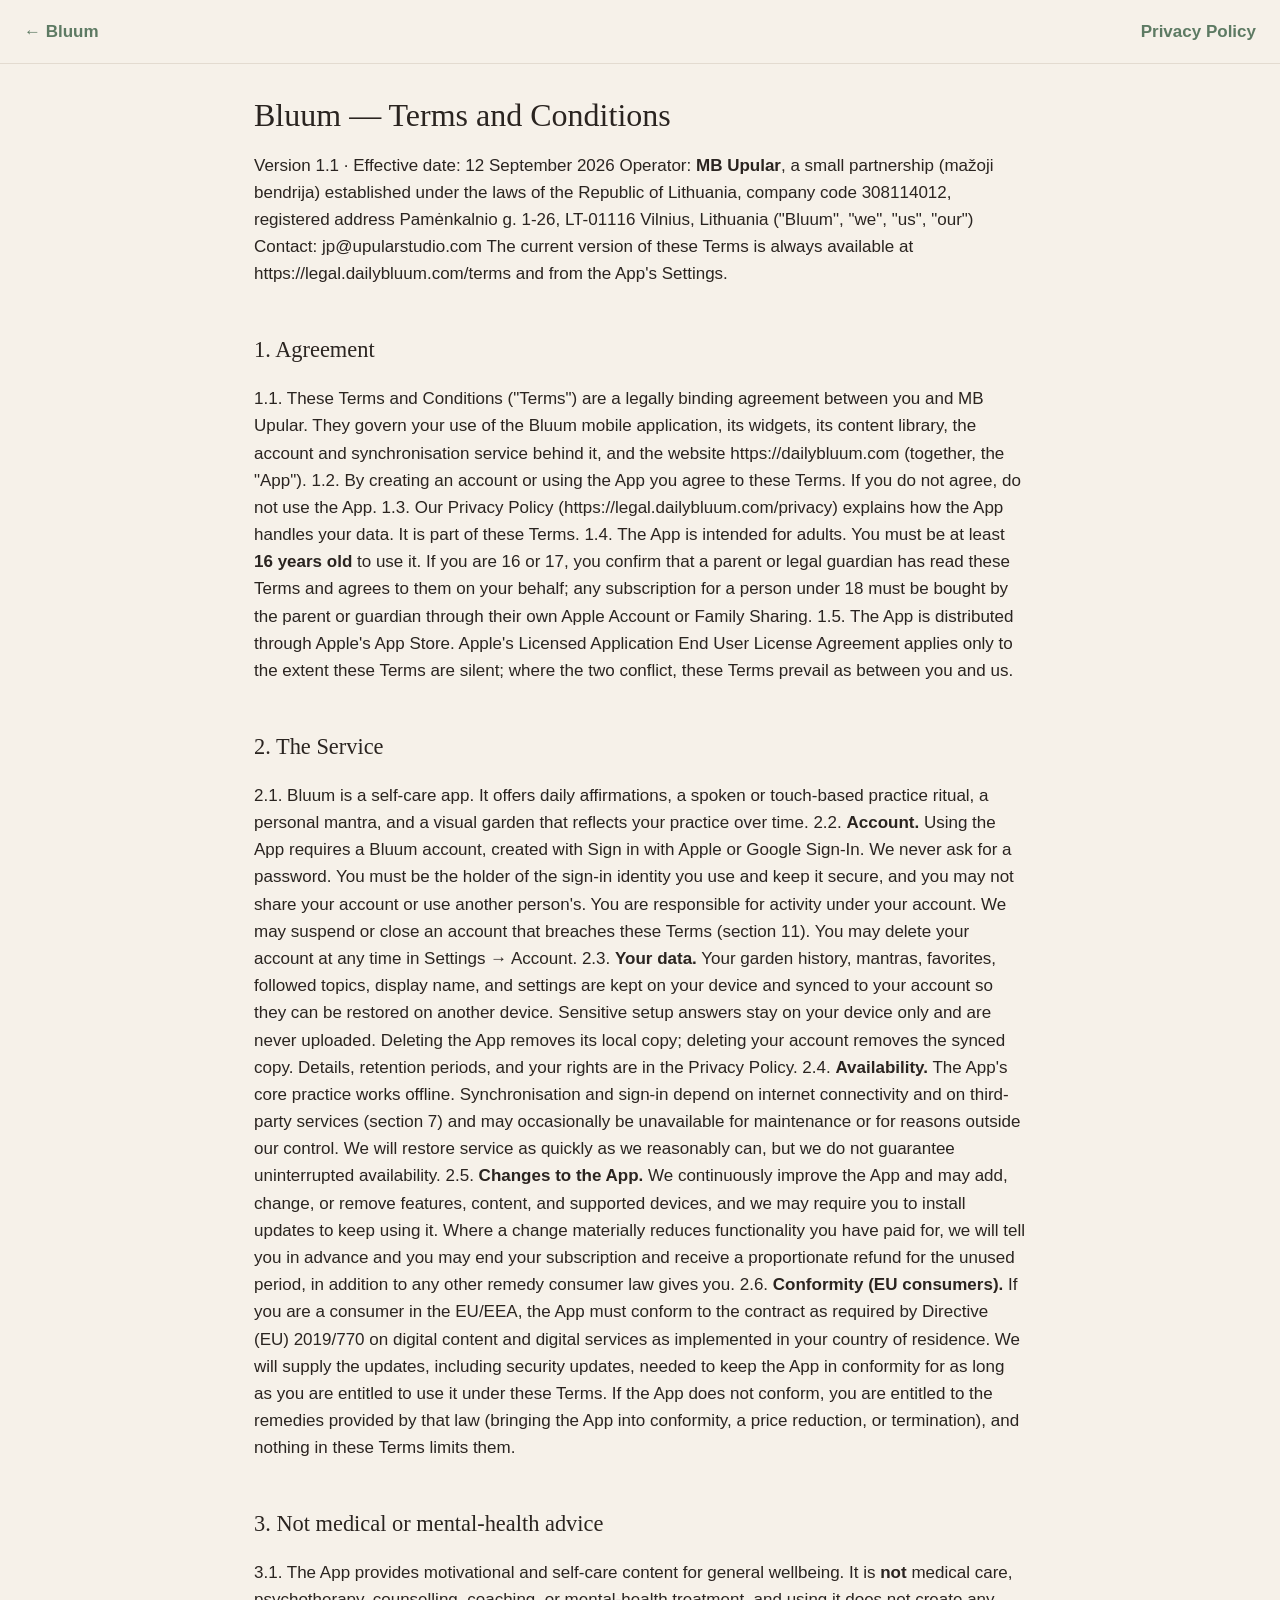
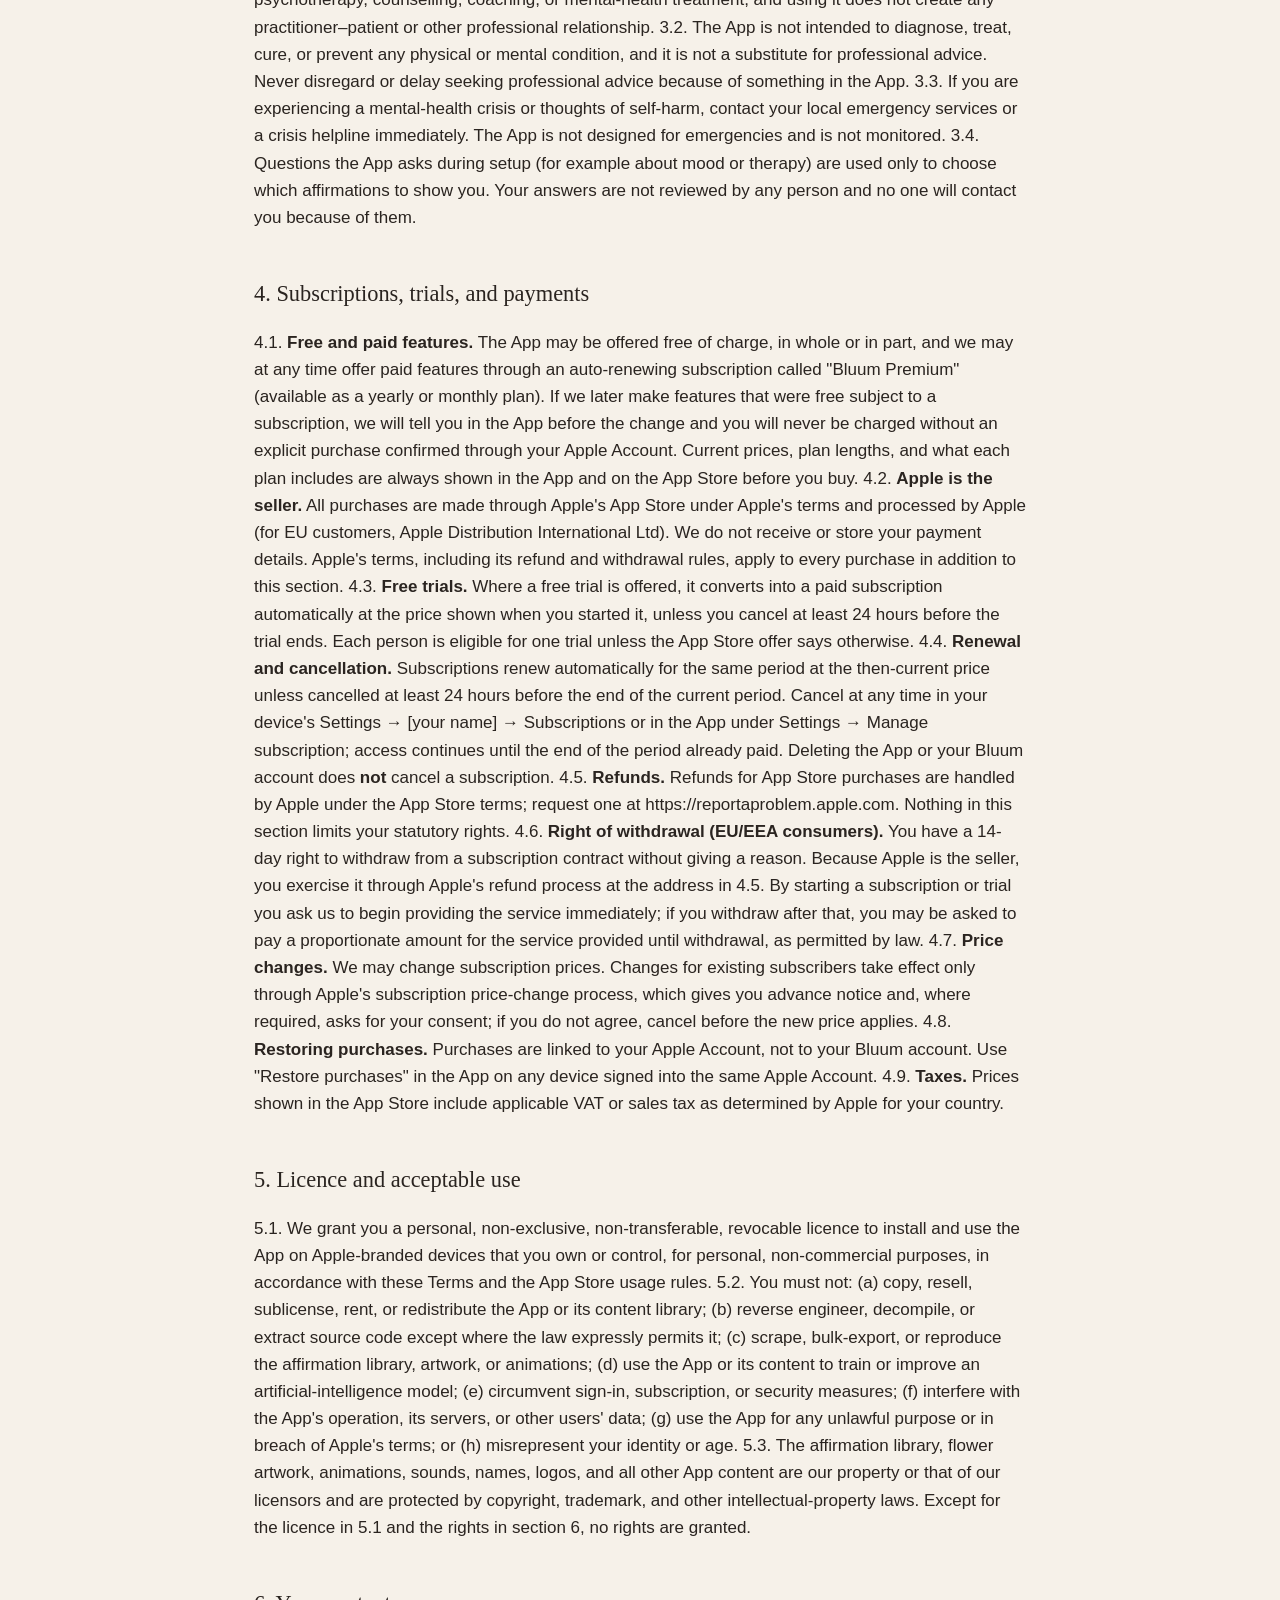
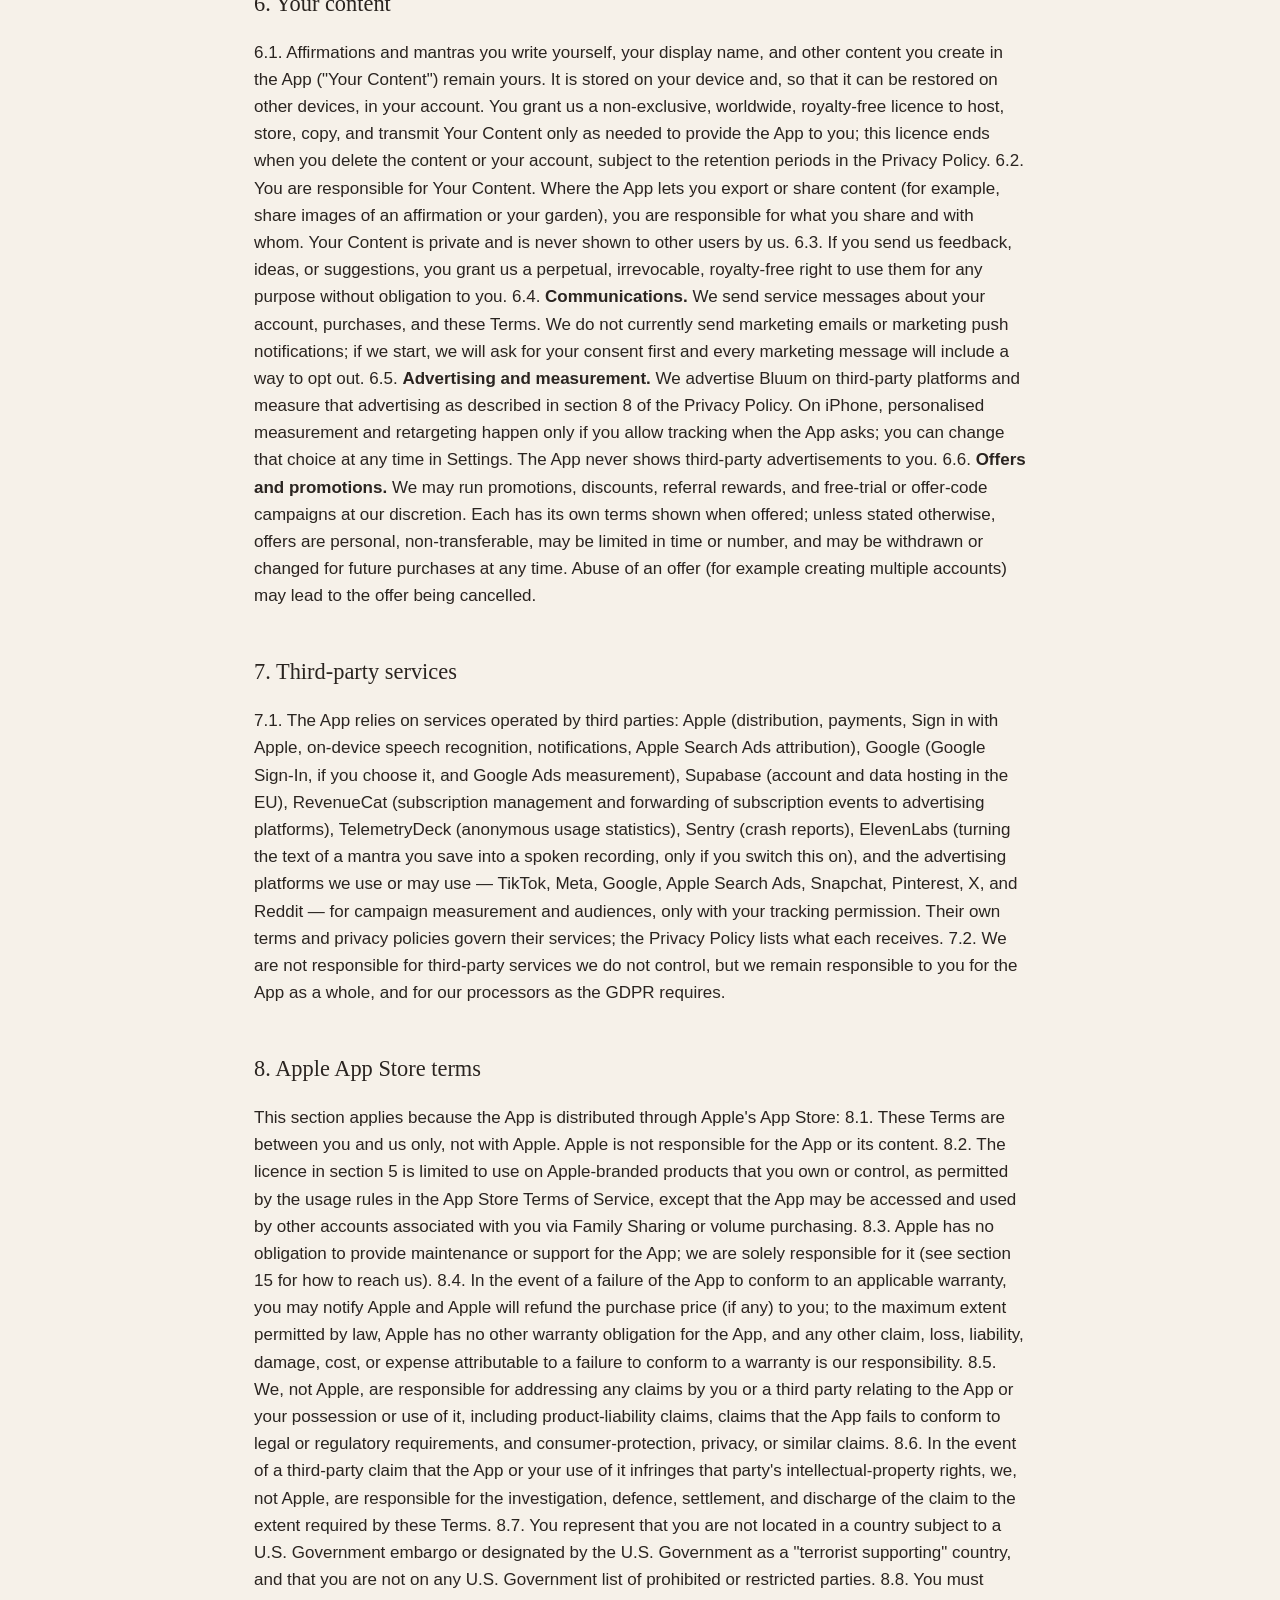
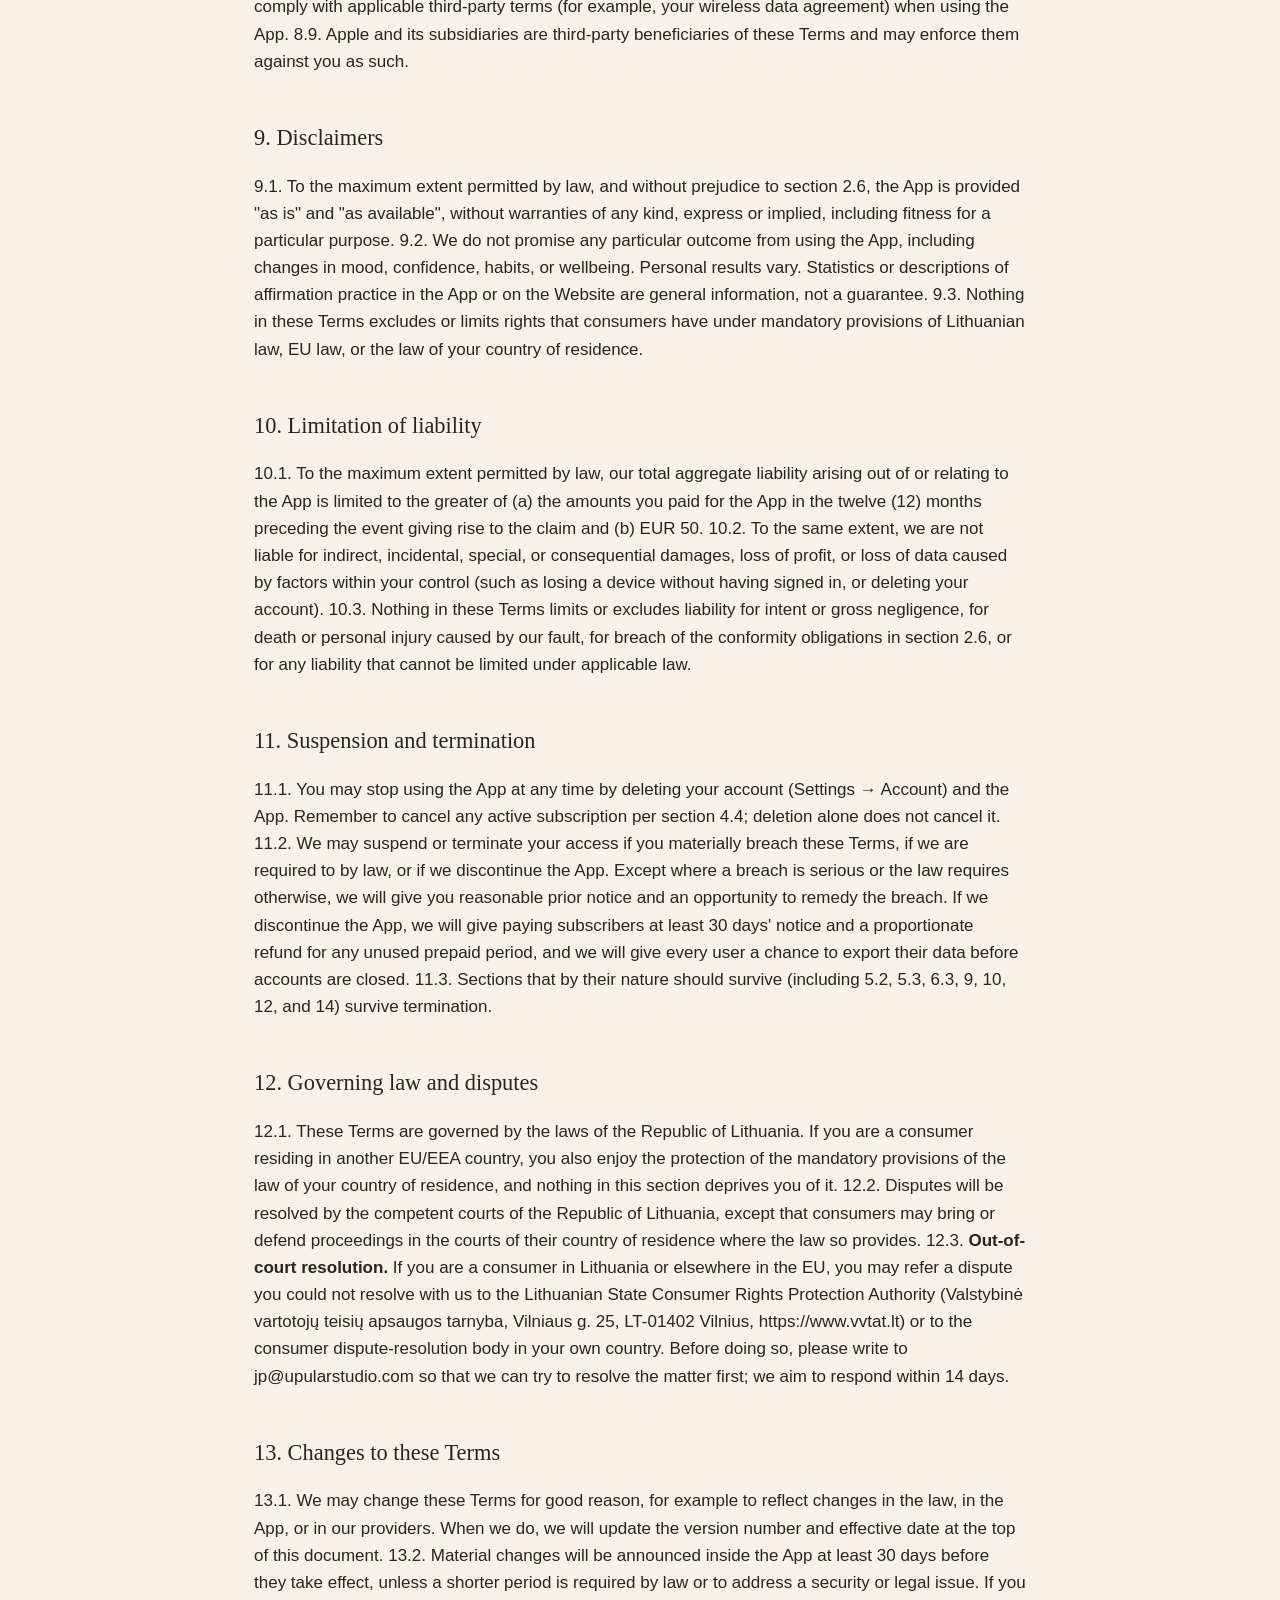
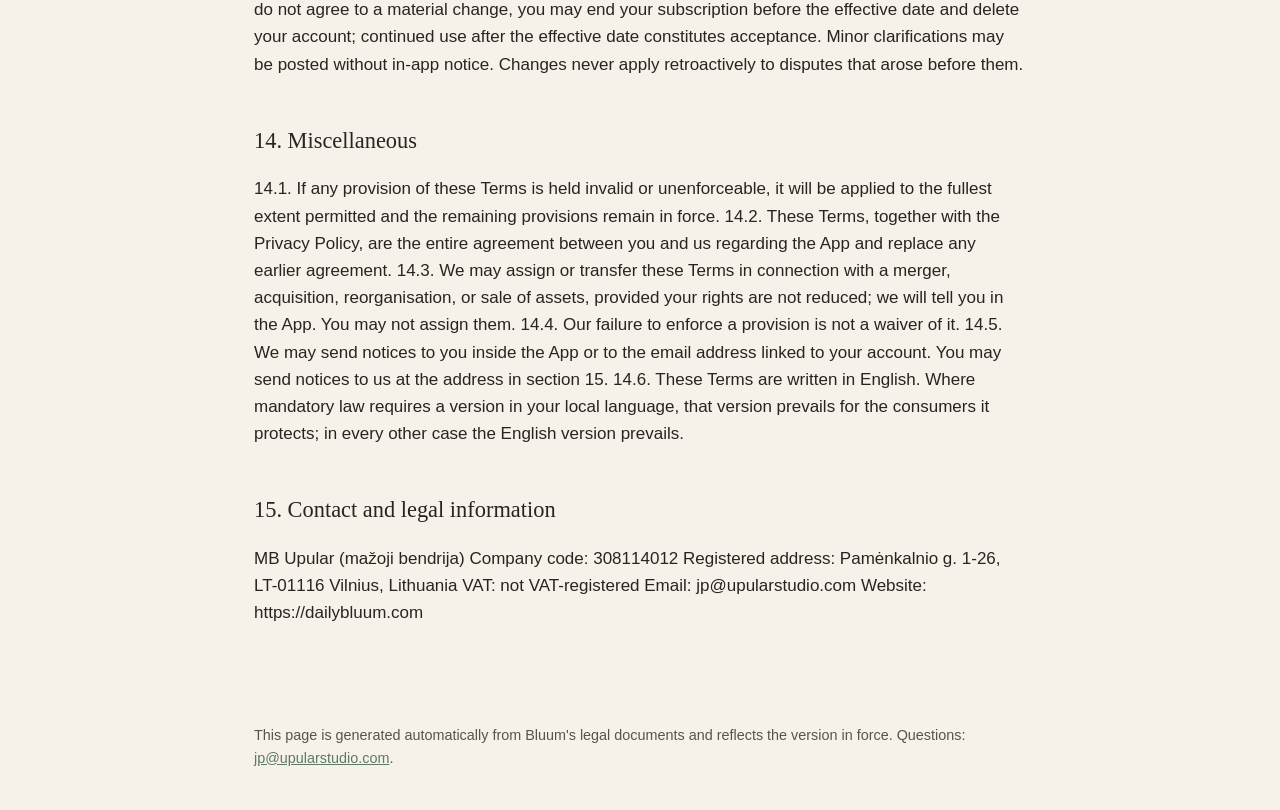
<file: terms/index.html>
<!doctype html>
<html lang="en">
<head>
  <meta charset="utf-8">
  <meta name="viewport" content="width=device-width, initial-scale=1">
  <title>Terms and Conditions · Bluum</title>
  <meta name="description" content="The terms for using Bluum.">
  <link rel="canonical" href="https://legal.dailybluum.com/terms">
  <link rel="stylesheet" href="/styles.css">
</head>
<body>
  <header><a href="https://dailybluum.com">← Bluum</a><a href="/privacy">Privacy Policy</a></header>
  <main><article><h1>Bluum — Terms and Conditions</h1>
<p>Version 1.1 · Effective date: 12 September 2026 Operator: <strong>MB Upular</strong>, a small partnership (mažoji bendrija) established under the laws of the Republic of Lithuania, company code 308114012, registered address Pamėnkalnio g. 1-26, LT-01116 Vilnius, Lithuania ("Bluum", "we", "us", "our") Contact: jp@upularstudio.com The current version of these Terms is always available at https://legal.dailybluum.com/terms and from the App's Settings.</p>
<h2>1. Agreement</h2>
<p>1.1. These Terms and Conditions ("Terms") are a legally binding agreement between you and MB Upular. They govern your use of the Bluum mobile application, its widgets, its content library, the account and synchronisation service behind it, and the website https://dailybluum.com (together, the "App"). 1.2. By creating an account or using the App you agree to these Terms. If you do not agree, do not use the App. 1.3. Our Privacy Policy (https://legal.dailybluum.com/privacy) explains how the App handles your data. It is part of these Terms. 1.4. The App is intended for adults. You must be at least <strong>16 years old</strong> to use it. If you are 16 or 17, you confirm that a parent or legal guardian has read these Terms and agrees to them on your behalf; any subscription for a person under 18 must be bought by the parent or guardian through their own Apple Account or Family Sharing. 1.5. The App is distributed through Apple's App Store. Apple's Licensed Application End User License Agreement applies only to the extent these Terms are silent; where the two conflict, these Terms prevail as between you and us.</p>
<h2>2. The Service</h2>
<p>2.1. Bluum is a self-care app. It offers daily affirmations, a spoken or touch-based practice ritual, a personal mantra, and a visual garden that reflects your practice over time. 2.2. <strong>Account.</strong> Using the App requires a Bluum account, created with Sign in with Apple or Google Sign-In. We never ask for a password. You must be the holder of the sign-in identity you use and keep it secure, and you may not share your account or use another person's. You are responsible for activity under your account. We may suspend or close an account that breaches these Terms (section 11). You may delete your account at any time in Settings → Account. 2.3. <strong>Your data.</strong> Your garden history, mantras, favorites, followed topics, display name, and settings are kept on your device and synced to your account so they can be restored on another device. Sensitive setup answers stay on your device only and are never uploaded. Deleting the App removes its local copy; deleting your account removes the synced copy. Details, retention periods, and your rights are in the Privacy Policy. 2.4. <strong>Availability.</strong> The App's core practice works offline. Synchronisation and sign-in depend on internet connectivity and on third-party services (section 7) and may occasionally be unavailable for maintenance or for reasons outside our control. We will restore service as quickly as we reasonably can, but we do not guarantee uninterrupted availability. 2.5. <strong>Changes to the App.</strong> We continuously improve the App and may add, change, or remove features, content, and supported devices, and we may require you to install updates to keep using it. Where a change materially reduces functionality you have paid for, we will tell you in advance and you may end your subscription and receive a proportionate refund for the unused period, in addition to any other remedy consumer law gives you. 2.6. <strong>Conformity (EU consumers).</strong> If you are a consumer in the EU/EEA, the App must conform to the contract as required by Directive (EU) 2019/770 on digital content and digital services as implemented in your country of residence. We will supply the updates, including security updates, needed to keep the App in conformity for as long as you are entitled to use it under these Terms. If the App does not conform, you are entitled to the remedies provided by that law (bringing the App into conformity, a price reduction, or termination), and nothing in these Terms limits them.</p>
<h2>3. Not medical or mental-health advice</h2>
<p>3.1. The App provides motivational and self-care content for general wellbeing. It is <strong>not</strong> medical care, psychotherapy, counselling, coaching, or mental-health treatment, and using it does not create any practitioner–patient or other professional relationship. 3.2. The App is not intended to diagnose, treat, cure, or prevent any physical or mental condition, and it is not a substitute for professional advice. Never disregard or delay seeking professional advice because of something in the App. 3.3. If you are experiencing a mental-health crisis or thoughts of self-harm, contact your local emergency services or a crisis helpline immediately. The App is not designed for emergencies and is not monitored. 3.4. Questions the App asks during setup (for example about mood or therapy) are used only to choose which affirmations to show you. Your answers are not reviewed by any person and no one will contact you because of them.</p>
<h2>4. Subscriptions, trials, and payments</h2>
<p>4.1. <strong>Free and paid features.</strong> The App may be offered free of charge, in whole or in part, and we may at any time offer paid features through an auto-renewing subscription called "Bluum Premium" (available as a yearly or monthly plan). If we later make features that were free subject to a subscription, we will tell you in the App before the change and you will never be charged without an explicit purchase confirmed through your Apple Account. Current prices, plan lengths, and what each plan includes are always shown in the App and on the App Store before you buy. 4.2. <strong>Apple is the seller.</strong> All purchases are made through Apple's App Store under Apple's terms and processed by Apple (for EU customers, Apple Distribution International Ltd). We do not receive or store your payment details. Apple's terms, including its refund and withdrawal rules, apply to every purchase in addition to this section. 4.3. <strong>Free trials.</strong> Where a free trial is offered, it converts into a paid subscription automatically at the price shown when you started it, unless you cancel at least 24 hours before the trial ends. Each person is eligible for one trial unless the App Store offer says otherwise. 4.4. <strong>Renewal and cancellation.</strong> Subscriptions renew automatically for the same period at the then-current price unless cancelled at least 24 hours before the end of the current period. Cancel at any time in your device's Settings → [your name] → Subscriptions or in the App under Settings → Manage subscription; access continues until the end of the period already paid. Deleting the App or your Bluum account does <strong>not</strong> cancel a subscription. 4.5. <strong>Refunds.</strong> Refunds for App Store purchases are handled by Apple under the App Store terms; request one at https://reportaproblem.apple.com. Nothing in this section limits your statutory rights. 4.6. <strong>Right of withdrawal (EU/EEA consumers).</strong> You have a 14-day right to withdraw from a subscription contract without giving a reason. Because Apple is the seller, you exercise it through Apple's refund process at the address in 4.5. By starting a subscription or trial you ask us to begin providing the service immediately; if you withdraw after that, you may be asked to pay a proportionate amount for the service provided until withdrawal, as permitted by law. 4.7. <strong>Price changes.</strong> We may change subscription prices. Changes for existing subscribers take effect only through Apple's subscription price-change process, which gives you advance notice and, where required, asks for your consent; if you do not agree, cancel before the new price applies. 4.8. <strong>Restoring purchases.</strong> Purchases are linked to your Apple Account, not to your Bluum account. Use "Restore purchases" in the App on any device signed into the same Apple Account. 4.9. <strong>Taxes.</strong> Prices shown in the App Store include applicable VAT or sales tax as determined by Apple for your country.</p>
<h2>5. Licence and acceptable use</h2>
<p>5.1. We grant you a personal, non-exclusive, non-transferable, revocable licence to install and use the App on Apple-branded devices that you own or control, for personal, non-commercial purposes, in accordance with these Terms and the App Store usage rules. 5.2. You must not: (a) copy, resell, sublicense, rent, or redistribute the App or its content library; (b) reverse engineer, decompile, or extract source code except where the law expressly permits it; (c) scrape, bulk-export, or reproduce the affirmation library, artwork, or animations; (d) use the App or its content to train or improve an artificial-intelligence model; (e) circumvent sign-in, subscription, or security measures; (f) interfere with the App's operation, its servers, or other users' data; (g) use the App for any unlawful purpose or in breach of Apple's terms; or (h) misrepresent your identity or age. 5.3. The affirmation library, flower artwork, animations, sounds, names, logos, and all other App content are our property or that of our licensors and are protected by copyright, trademark, and other intellectual-property laws. Except for the licence in 5.1 and the rights in section 6, no rights are granted.</p>
<h2>6. Your content</h2>
<p>6.1. Affirmations and mantras you write yourself, your display name, and other content you create in the App ("Your Content") remain yours. It is stored on your device and, so that it can be restored on other devices, in your account. You grant us a non-exclusive, worldwide, royalty-free licence to host, store, copy, and transmit Your Content only as needed to provide the App to you; this licence ends when you delete the content or your account, subject to the retention periods in the Privacy Policy. 6.2. You are responsible for Your Content. Where the App lets you export or share content (for example, share images of an affirmation or your garden), you are responsible for what you share and with whom. Your Content is private and is never shown to other users by us. 6.3. If you send us feedback, ideas, or suggestions, you grant us a perpetual, irrevocable, royalty-free right to use them for any purpose without obligation to you. 6.4. <strong>Communications.</strong> We send service messages about your account, purchases, and these Terms. We do not currently send marketing emails or marketing push notifications; if we start, we will ask for your consent first and every marketing message will include a way to opt out. 6.5. <strong>Advertising and measurement.</strong> We advertise Bluum on third-party platforms and measure that advertising as described in section 8 of the Privacy Policy. On iPhone, personalised measurement and retargeting happen only if you allow tracking when the App asks; you can change that choice at any time in Settings. The App never shows third-party advertisements to you. 6.6. <strong>Offers and promotions.</strong> We may run promotions, discounts, referral rewards, and free-trial or offer-code campaigns at our discretion. Each has its own terms shown when offered; unless stated otherwise, offers are personal, non-transferable, may be limited in time or number, and may be withdrawn or changed for future purchases at any time. Abuse of an offer (for example creating multiple accounts) may lead to the offer being cancelled.</p>
<h2>7. Third-party services</h2>
<p>7.1. The App relies on services operated by third parties: Apple (distribution, payments, Sign in with Apple, on-device speech recognition, notifications, Apple Search Ads attribution), Google (Google Sign-In, if you choose it, and Google Ads measurement), Supabase (account and data hosting in the EU), RevenueCat (subscription management and forwarding of subscription events to advertising platforms), TelemetryDeck (anonymous usage statistics), Sentry (crash reports), ElevenLabs (turning the text of a mantra you save into a spoken recording, only if you switch this on), and the advertising platforms we use or may use — TikTok, Meta, Google, Apple Search Ads, Snapchat, Pinterest, X, and Reddit — for campaign measurement and audiences, only with your tracking permission. Their own terms and privacy policies govern their services; the Privacy Policy lists what each receives. 7.2. We are not responsible for third-party services we do not control, but we remain responsible to you for the App as a whole, and for our processors as the GDPR requires.</p>
<h2>8. Apple App Store terms</h2>
<p>This section applies because the App is distributed through Apple's App Store: 8.1. These Terms are between you and us only, not with Apple. Apple is not responsible for the App or its content. 8.2. The licence in section 5 is limited to use on Apple-branded products that you own or control, as permitted by the usage rules in the App Store Terms of Service, except that the App may be accessed and used by other accounts associated with you via Family Sharing or volume purchasing. 8.3. Apple has no obligation to provide maintenance or support for the App; we are solely responsible for it (see section 15 for how to reach us). 8.4. In the event of a failure of the App to conform to an applicable warranty, you may notify Apple and Apple will refund the purchase price (if any) to you; to the maximum extent permitted by law, Apple has no other warranty obligation for the App, and any other claim, loss, liability, damage, cost, or expense attributable to a failure to conform to a warranty is our responsibility. 8.5. We, not Apple, are responsible for addressing any claims by you or a third party relating to the App or your possession or use of it, including product-liability claims, claims that the App fails to conform to legal or regulatory requirements, and consumer-protection, privacy, or similar claims. 8.6. In the event of a third-party claim that the App or your use of it infringes that party's intellectual-property rights, we, not Apple, are responsible for the investigation, defence, settlement, and discharge of the claim to the extent required by these Terms. 8.7. You represent that you are not located in a country subject to a U.S. Government embargo or designated by the U.S. Government as a "terrorist supporting" country, and that you are not on any U.S. Government list of prohibited or restricted parties. 8.8. You must comply with applicable third-party terms (for example, your wireless data agreement) when using the App. 8.9. Apple and its subsidiaries are third-party beneficiaries of these Terms and may enforce them against you as such.</p>
<h2>9. Disclaimers</h2>
<p>9.1. To the maximum extent permitted by law, and without prejudice to section 2.6, the App is provided "as is" and "as available", without warranties of any kind, express or implied, including fitness for a particular purpose. 9.2. We do not promise any particular outcome from using the App, including changes in mood, confidence, habits, or wellbeing. Personal results vary. Statistics or descriptions of affirmation practice in the App or on the Website are general information, not a guarantee. 9.3. Nothing in these Terms excludes or limits rights that consumers have under mandatory provisions of Lithuanian law, EU law, or the law of your country of residence.</p>
<h2>10. Limitation of liability</h2>
<p>10.1. To the maximum extent permitted by law, our total aggregate liability arising out of or relating to the App is limited to the greater of (a) the amounts you paid for the App in the twelve (12) months preceding the event giving rise to the claim and (b) EUR 50. 10.2. To the same extent, we are not liable for indirect, incidental, special, or consequential damages, loss of profit, or loss of data caused by factors within your control (such as losing a device without having signed in, or deleting your account). 10.3. Nothing in these Terms limits or excludes liability for intent or gross negligence, for death or personal injury caused by our fault, for breach of the conformity obligations in section 2.6, or for any liability that cannot be limited under applicable law.</p>
<h2>11. Suspension and termination</h2>
<p>11.1. You may stop using the App at any time by deleting your account (Settings → Account) and the App. Remember to cancel any active subscription per section 4.4; deletion alone does not cancel it. 11.2. We may suspend or terminate your access if you materially breach these Terms, if we are required to by law, or if we discontinue the App. Except where a breach is serious or the law requires otherwise, we will give you reasonable prior notice and an opportunity to remedy the breach. If we discontinue the App, we will give paying subscribers at least 30 days' notice and a proportionate refund for any unused prepaid period, and we will give every user a chance to export their data before accounts are closed. 11.3. Sections that by their nature should survive (including 5.2, 5.3, 6.3, 9, 10, 12, and 14) survive termination.</p>
<h2>12. Governing law and disputes</h2>
<p>12.1. These Terms are governed by the laws of the Republic of Lithuania. If you are a consumer residing in another EU/EEA country, you also enjoy the protection of the mandatory provisions of the law of your country of residence, and nothing in this section deprives you of it. 12.2. Disputes will be resolved by the competent courts of the Republic of Lithuania, except that consumers may bring or defend proceedings in the courts of their country of residence where the law so provides. 12.3. <strong>Out-of-court resolution.</strong> If you are a consumer in Lithuania or elsewhere in the EU, you may refer a dispute you could not resolve with us to the Lithuanian State Consumer Rights Protection Authority (Valstybinė vartotojų teisių apsaugos tarnyba, Vilniaus g. 25, LT-01402 Vilnius, https://www.vvtat.lt) or to the consumer dispute-resolution body in your own country. Before doing so, please write to jp@upularstudio.com so that we can try to resolve the matter first; we aim to respond within 14 days.</p>
<h2>13. Changes to these Terms</h2>
<p>13.1. We may change these Terms for good reason, for example to reflect changes in the law, in the App, or in our providers. When we do, we will update the version number and effective date at the top of this document. 13.2. Material changes will be announced inside the App at least 30 days before they take effect, unless a shorter period is required by law or to address a security or legal issue. If you do not agree to a material change, you may end your subscription before the effective date and delete your account; continued use after the effective date constitutes acceptance. Minor clarifications may be posted without in-app notice. Changes never apply retroactively to disputes that arose before them.</p>
<h2>14. Miscellaneous</h2>
<p>14.1. If any provision of these Terms is held invalid or unenforceable, it will be applied to the fullest extent permitted and the remaining provisions remain in force. 14.2. These Terms, together with the Privacy Policy, are the entire agreement between you and us regarding the App and replace any earlier agreement. 14.3. We may assign or transfer these Terms in connection with a merger, acquisition, reorganisation, or sale of assets, provided your rights are not reduced; we will tell you in the App. You may not assign them. 14.4. Our failure to enforce a provision is not a waiver of it. 14.5. We may send notices to you inside the App or to the email address linked to your account. You may send notices to us at the address in section 15. 14.6. These Terms are written in English. Where mandatory law requires a version in your local language, that version prevails for the consumers it protects; in every other case the English version prevails.</p>
<h2>15. Contact and legal information</h2>
<p>MB Upular (mažoji bendrija) Company code: 308114012 Registered address: Pamėnkalnio g. 1-26, LT-01116 Vilnius, Lithuania VAT: not VAT-registered Email: jp@upularstudio.com Website: https://dailybluum.com</p></article></main>
  <footer>This page is generated automatically from Bluum's legal documents and reflects the version in force. Questions: <a href="mailto:jp@upularstudio.com">jp@upularstudio.com</a>.</footer>
</body>
</html>
</file>
<file: styles.css>
:root{--paper:#f6f1e9;--ink:#2a2420;--muted:#5a524c;--sage:#5d7a63;--line:#e3dbd0}
*{box-sizing:border-box}
body{margin:0;background:var(--paper);color:var(--ink);font:17px/1.6 -apple-system,BlinkMacSystemFont,"Segoe UI",Roboto,Helvetica,Arial,sans-serif}
header{display:flex;justify-content:space-between;align-items:center;padding:18px 24px;border-bottom:1px solid var(--line)}
header a{color:var(--sage);text-decoration:none;font-weight:600}
main{max-width:820px;margin:0 auto;padding:32px 24px 80px}
h1{font-family:Georgia,"Times New Roman",serif;font-weight:500;font-size:2rem;line-height:1.2;margin:0 0 .5em}
h2{font-family:Georgia,"Times New Roman",serif;font-weight:500;font-size:1.4rem;margin:2em 0 .6em}
h3{font-size:1.1rem;margin:1.6em 0 .5em}
p,li{color:var(--ink)}
a{color:var(--sage)}
.legal-table-wrap{overflow-x:auto;margin:1.2em 0}
table{border-collapse:collapse;width:100%;font-size:.93rem}
th,td{border:1px solid var(--line);padding:10px 12px;vertical-align:top;text-align:left}
th{background:#efe8dd}
footer{max-width:820px;margin:0 auto;padding:0 24px 40px;color:var(--muted);font-size:.9rem}
@media (prefers-color-scheme:dark){:root{--paper:#1c1917;--ink:#efe8dd;--muted:#b8ada2;--sage:#9fc0a5;--line:#3a332e}th{background:#2a2420}}
</file>
